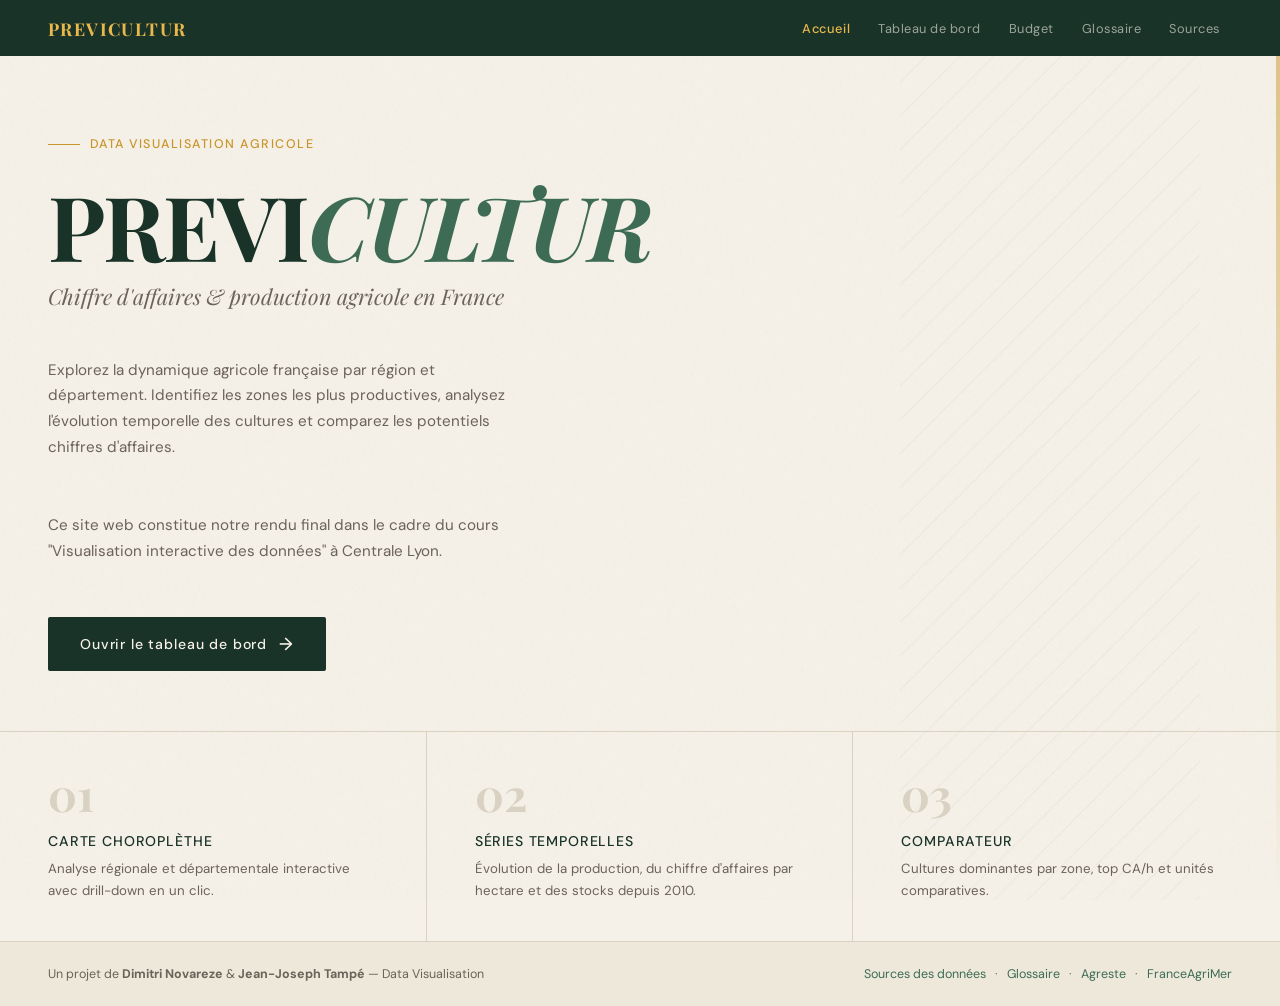
<file: index.html>
<!DOCTYPE html>
<html lang="fr">
<head>
    <meta charset="UTF-8">
    <meta name="viewport" content="width=device-width, initial-scale=1.0">
    <title>PREVICULTUR — Accueil</title>
    <link href="https://fonts.googleapis.com/css2?family=Playfair+Display:ital,wght@0,400;0,700;1,400&family=DM+Sans:wght@300;400;500&display=swap" rel="stylesheet">
    <link rel="stylesheet" href="base.css">
    <link rel="stylesheet" href="home.css">
</head>
<body>

    <nav>
        <a class="nav-brand" href="index.html">PREVICULTUR</a>
        <div class="nav-links">
            <a href="index.html" class="active">Accueil</a>
            <a href="dashboard.html">Tableau de bord</a>
            <a href="pac.html">Budget</a>
            <a href="glossaire.html">Glossaire</a>
            <a href="datasources.html">Sources</a>
        </div>
    </nav>

    <div class="deco-bar"></div>
    <svg class="field-lines" viewBox="0 0 300 800" preserveAspectRatio="xMidYMid slice" aria-hidden="true">
        <defs>
            <pattern id="lines" x="0" y="0" width="30" height="30" patternUnits="userSpaceOnUse">
                <line x1="0" y1="30" x2="30" y2="0" stroke="#1A3328" stroke-width="1"/>
            </pattern>
        </defs>
        <rect width="300" height="800" fill="url(#lines)"/>
    </svg>

    <div class="hero">
        <div class="hero-main">
            <span class="hero-eyebrow">Data Visualisation Agricole</span>
            <h1 class="hero-title">PREVI<em>CULTUR</em></h1>
            <p class="hero-subtitle">Chiffre d'affaires &amp; production agricole en France</p>
            <p class="hero-desc">
                Explorez la dynamique agricole française par région et département. Identifiez les zones les plus productives, analysez l'évolution temporelle des cultures et comparez les potentiels chiffres d'affaires.
            </p>
             <p class="hero-desc">
                Ce site web constitue notre rendu final dans le cadre du cours "Visualisation interactive des données" à Centrale Lyon. 
            </p>
            <a href="dashboard.html" class="btn-launch">Ouvrir le tableau de bord</a>
        </div>

        <div class="features-strip">
            <div class="feature-card">
                <div class="feature-number">01</div>
                <div class="feature-title">Carte Choroplèthe</div>
                <p class="feature-desc">Analyse régionale et départementale interactive avec drill-down en un clic.</p>
            </div>
            <div class="feature-card">
                <div class="feature-number">02</div>
                <div class="feature-title">Séries Temporelles</div>
                <p class="feature-desc">Évolution de la production, du chiffre d'affaires par hectare et des stocks depuis 2010.</p>
            </div>
            <div class="feature-card">
                <div class="feature-number">03</div>
                <div class="feature-title">Comparateur</div>
                <p class="feature-desc">Cultures dominantes par zone, top CA/h et unités comparatives.</p>
            </div>
        </div>
    </div>

    <footer class="splash-footer">
        <p>Un projet de <strong>Dimitri Novareze</strong> &amp; <strong>Jean-Joseph Tampé</strong> — Data Visualisation</p>
        <p>
            <a href="datasources.html">Sources des données</a>
            &ensp;·&ensp;
            <a href="glossaire.html">Glossaire</a>
            &ensp;·&ensp;
            <a href="https://agreste.agriculture.gouv.fr" target="_blank" rel="noopener">Agreste</a>
            &ensp;·&ensp;
            <a href="https://visionet.franceagrimer.fr" target="_blank" rel="noopener">FranceAgriMer</a>
        </p>
    </footer>

</body>
</html>
</file>
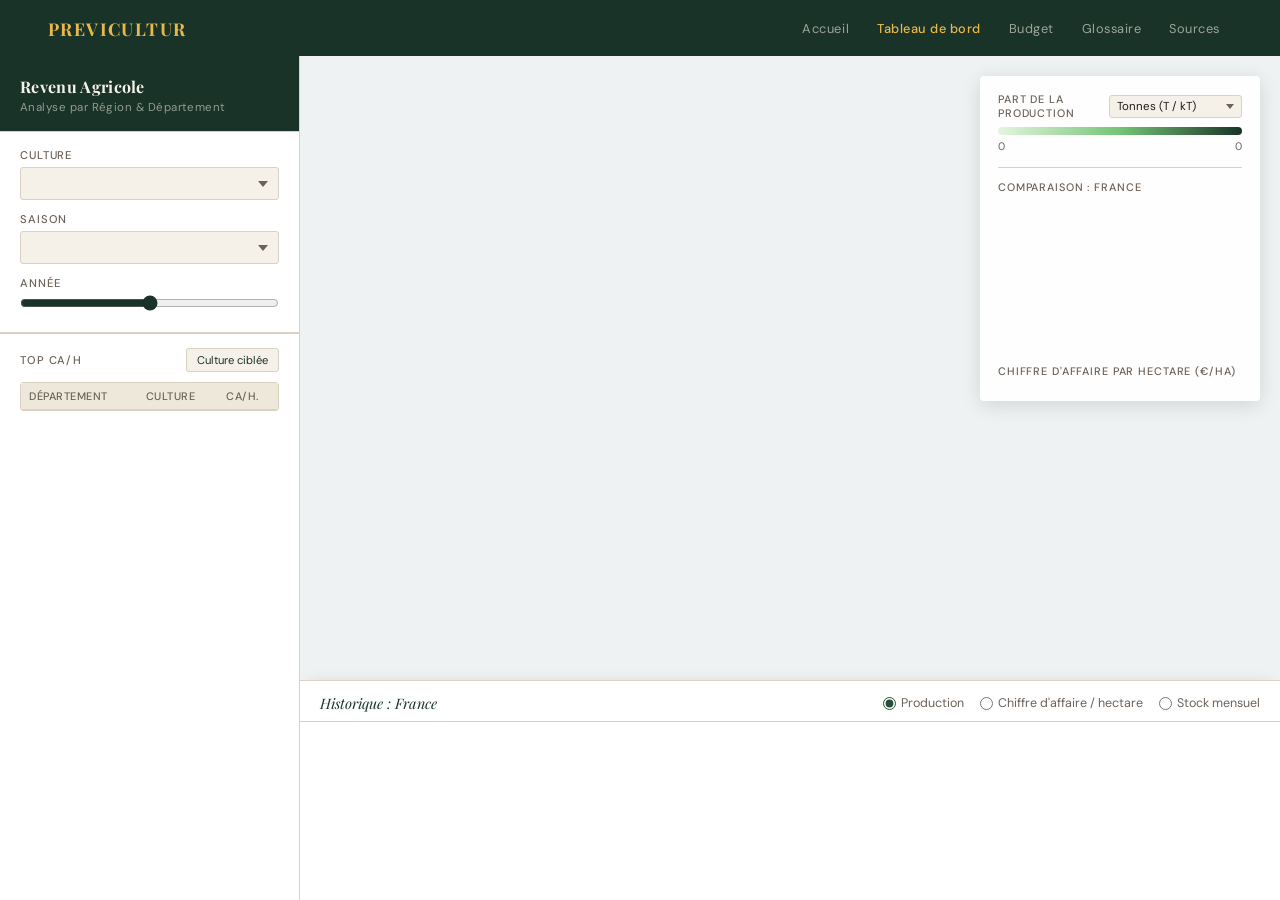
<file: dashboard.html>
<!DOCTYPE html>
<html lang="fr">
<head>
    <meta charset="UTF-8">
    <title>PREVICULTUR — Tableau de bord</title>
    <link href="https://fonts.googleapis.com/css2?family=Playfair+Display:ital,wght@0,400;0,700;1,400&family=DM+Sans:wght@300;400;500&display=swap" rel="stylesheet">
    <script src="https://d3js.org/d3.v7.min.js"></script>
    <link rel="stylesheet" href="base.css">
    <link rel="stylesheet" href="style.css">
</head>
<body>

    <nav>
        <a class="nav-brand" href="index.html">PREVICULTUR</a>
        <div class="nav-links">
            <a href="index.html">Accueil</a>
            <a href="dashboard.html" class="active">Tableau de bord</a>
            <a href="pac.html">Budget</a>
            <a href="glossaire.html">Glossaire</a>
            <a href="datasources.html">Sources</a>
        </div>
    </nav>

    <div class="app-body">

        <aside class="sidebar">
            <div class="sidebar-header">
                <h1>Revenu Agricole</h1>
                <p>Analyse par Région &amp; Département</p>
            </div>

            <div class="controls">
                <div class="control-group">
                    <label>Culture</label>
                    <select id="select-culture"></select>
                </div>
                <div class="control-group">
                    <label>Saison</label>
                    <select id="select-saison"></select>
                </div>
               <div class="control-group">
                    <label style="display: flex; justify-content: space-between; align-items: center;">
                        <span>Année</span>
                        <span id="display-annee" style="font-weight: bold; color:var(--forest)  ; font-size: 1.1rem;"></span>
                    </label>
                    <input type="range" id="slider-annee" style="width: 100%; cursor: pointer;">
                </div>
            </div>

            <div id="breadcrumb" class="hidden">
                <button id="btn-back">⬅ Vue Nationale</button>
                <div id="region-title">France Entière</div>
            </div>

            <div class="top-yields-container">
                <div class="top-yields-header">
                    <label>Top CA/h</label>
                    <button id="btn-table-filter" class="btn-small">Culture ciblée</button>
                </div>
                <div class="table-wrapper">
                    <table id="yield-table">
                        <thead>
                            <tr>
                                <th>Département</th>
                                <th>Culture</th>
                                <th>CA/h.</th>
                            </tr>
                        </thead>
                        <tbody></tbody>
                    </table>
                </div>
            </div>
        </aside>

        <main class="map-wrapper">
            <div id="map-container"></div>

            <!-- Légende flottante — haut droite -->
            <div class="legend-container">
                <div class="legend-block">
                    <div class="legend-prod-header">
                        <label>Part de la production</label>
                        <select id="select-unit">
                            <option value="tonnes">Tonnes (T / kT)</option>
                            <option value="eiffel">Tours Eiffel</option>
                            <option value="pyramid">Pyramides Khéops</option>
                        </select>
                    </div>
                    <div id="legend-color-gradient" class="legend-bar"></div>
                    <div class="legend-labels">
                        <span id="legend-prod-min">0</span>
                        <span id="legend-prod-max">0</span>
                    </div>
                </div>

                <div class="bar-chart-container">
                    <label id="bar-chart-title">Comparaison : France</label>
                    <div id="bar-chart"></div>
                </div>

                <div class="legend-block">
                    <label>Chiffre d'affaire par hectare (€/ha)</label>
                    <div id="legend-size-container"></div>
                </div>
            </div>

            <div id="chart-panel">
                <div class="chart-header">
                    <h3 id="chart-title">Historique : France</h3>
                    <div class="chart-toggles">
                        <label><input type="radio" name="metric" value="production" checked> Production</label>
                        <label><input type="radio" name="metric" value="rentabilite"> Chiffre d'affaire / hectare</label>
                        <label><input type="radio" name="metric" value="stock"> Stock mensuel</label>
                    </div>
                </div>
                <div id="line-chart"></div>
            </div>
        </main>
    </div>

    <div id="tooltip" class="tooltip hidden"></div>

    <script src="script.js"></script>
</body>
</html>
</file>
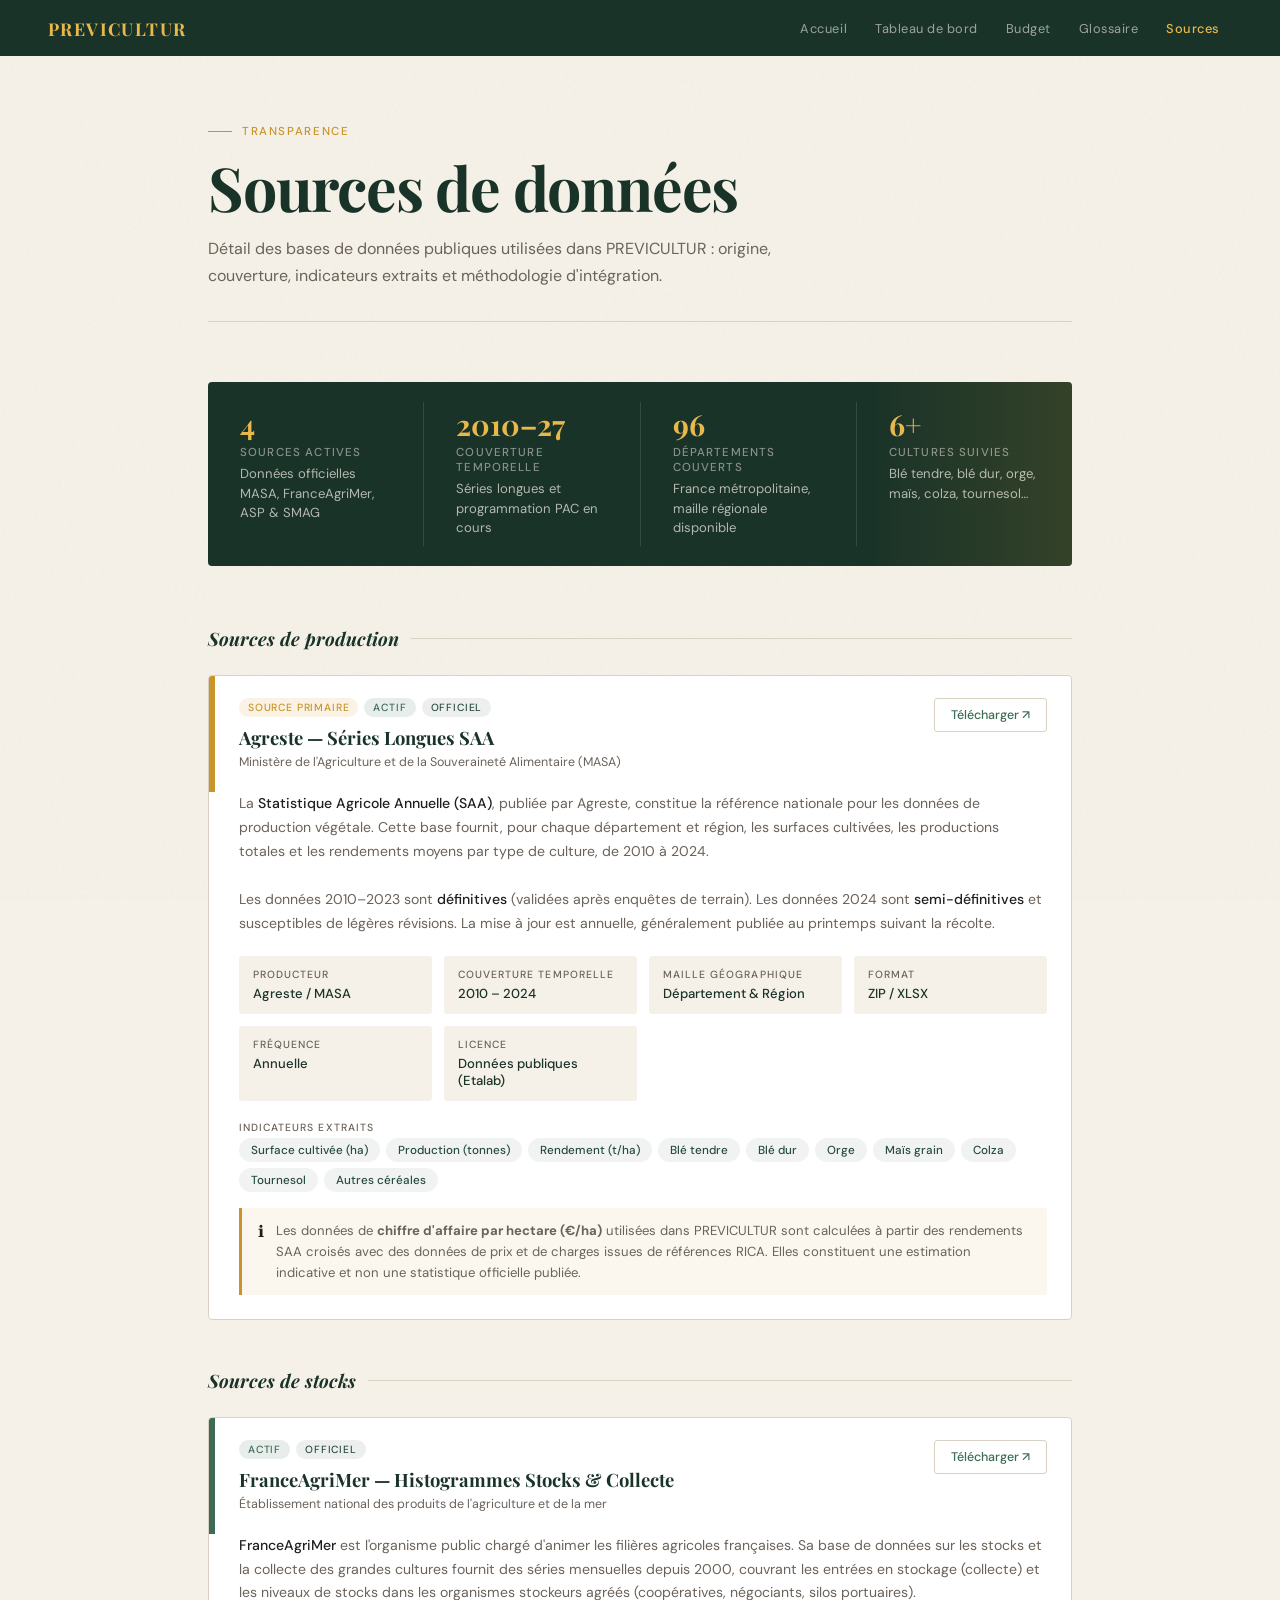
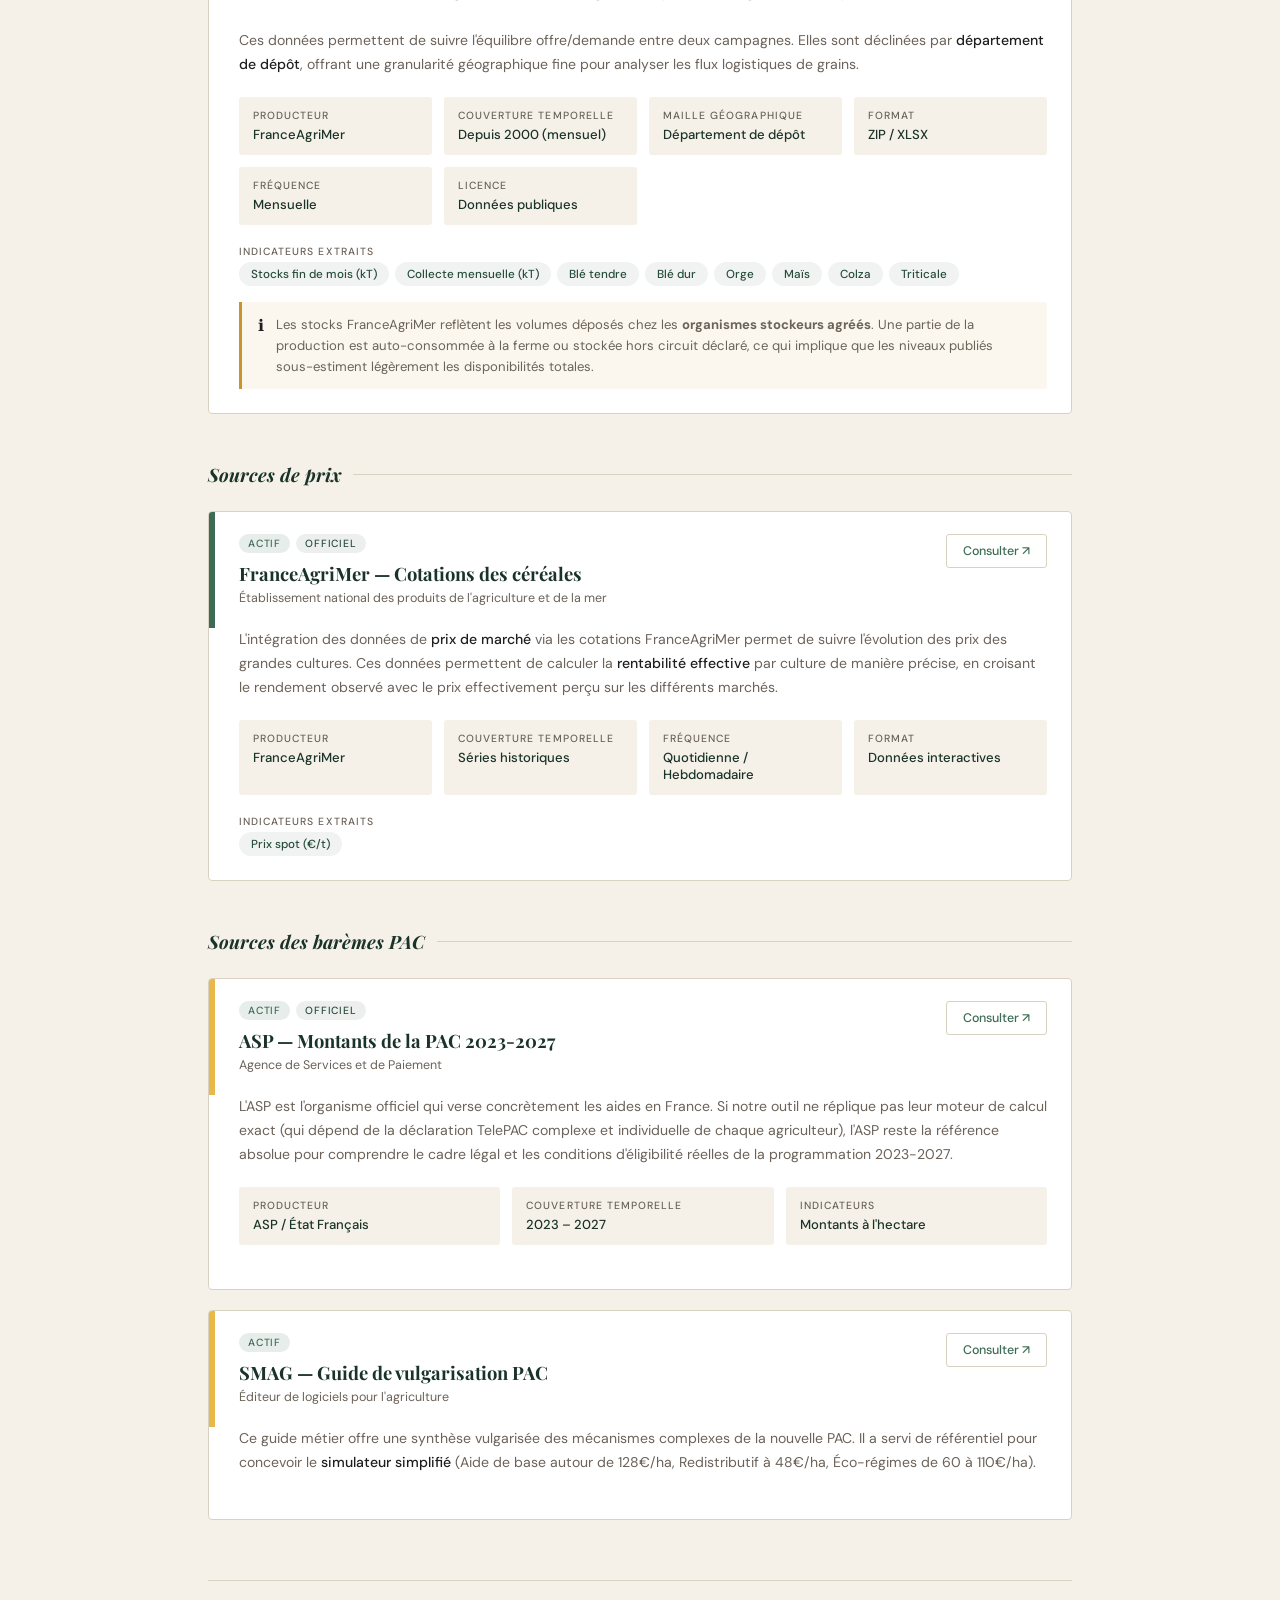
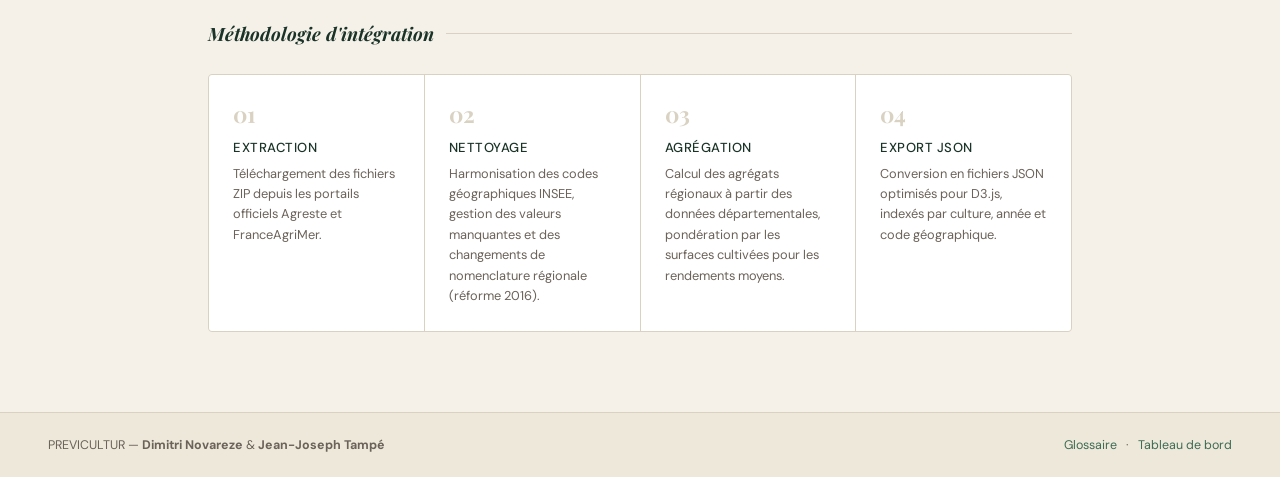
<file: datasources.html>
<!DOCTYPE html>
<html lang="fr">
<head>
    <meta charset="UTF-8">
    <meta name="viewport" content="width=device-width, initial-scale=1.0">
    <title>PREVICULTUR — Sources de données</title>
    <link href="https://fonts.googleapis.com/css2?family=Playfair+Display:ital,wght@0,400;0,700;1,400&family=DM+Sans:wght@300;400;500&display=swap" rel="stylesheet">
    <link rel="stylesheet" href="base.css">
    <link rel="stylesheet" href="datasources.css">
</head>
<body>

    <nav>
        <a class="nav-brand" href="index.html">PREVICULTUR</a>
        <div class="nav-links">
            <a href="index.html">Accueil</a>
            <a href="dashboard.html">Tableau de bord</a>
            <a href="pac.html">Budget</a>
            <a href="glossaire.html">Glossaire</a>
            <a href="datasources.html" class="active">Sources</a>
        </div>
    </nav>

    <div class="page">
        <div class="page-header">
            <span class="page-eyebrow">Transparence</span>
            <h1>Sources de données</h1>
            <p>Détail des bases de données publiques utilisées dans PREVICULTUR : origine, couverture, indicateurs extraits et méthodologie d'intégration.</p>
        </div>

        <div class="method-banner">
            <div class="method-item">
                <div class="method-num">4</div>
                <div class="method-label">Sources actives</div>
                <div class="method-desc">Données officielles MASA, FranceAgriMer, ASP & SMAG</div>
            </div>
            <div class="method-divider"></div>
            <div class="method-item">
                <div class="method-num">2010–27</div>
                <div class="method-label">Couverture temporelle</div>
                <div class="method-desc">Séries longues et programmation PAC en cours</div>
            </div>
            <div class="method-divider"></div>
            <div class="method-item">
                <div class="method-num">96</div>
                <div class="method-label">Départements couverts</div>
                <div class="method-desc">France métropolitaine, maille régionale disponible</div>
            </div>
            <div class="method-divider"></div>
            <div class="method-item">
                <div class="method-num">6+</div>
                <div class="method-label">Cultures suivies</div>
                <div class="method-desc">Blé tendre, blé dur, orge, maïs, colza, tournesol…</div>
            </div>
        </div>

        <div class="sources-section">
            <div class="section-heading">Sources de production</div>

            <div class="source-card primary">
                <div class="source-card-header">
                    <div class="source-color-bar"></div>
                    <div class="source-header-content">
                        <div class="source-title-area">
                            <div class="source-badges">
                                <span class="badge badge-primary">Source primaire</span>
                                <span class="badge badge-active">Actif</span>
                                <span class="badge badge-official">Officiel</span>
                            </div>
                            <div class="source-name">Agreste — Séries Longues SAA</div>
                            <div class="source-org">Ministère de l'Agriculture et de la Souveraineté Alimentaire (MASA)</div>
                        </div>
                        <a href="https://agreste.agriculture.gouv.fr/agreste-web/download/publication/publie/SAA-SeriesLongues/SAA_2010-2024-d%C3%A9finitives_donnees-DepartementalesetRegionales.zip"
                           class="source-link" target="_blank" rel="noopener">Télécharger ↗</a>
                    </div>
                </div>
                <div class="source-body">
                    <p class="source-desc">
                        La <strong>Statistique Agricole Annuelle (SAA)</strong>, publiée par Agreste, constitue la référence nationale pour les données de production végétale. Cette base fournit, pour chaque département et région, les surfaces cultivées, les productions totales et les rendements moyens par type de culture, de 2010 à 2024.
                        <br><br>
                        Les données 2010–2023 sont <strong>définitives</strong> (validées après enquêtes de terrain). Les données 2024 sont <strong>semi-définitives</strong> et susceptibles de légères révisions. La mise à jour est annuelle, généralement publiée au printemps suivant la récolte.
                    </p>
                    <div class="meta-grid">
                        <div class="meta-item">
                            <div class="meta-label">Producteur</div>
                            <div class="meta-value">Agreste / MASA</div>
                        </div>
                        <div class="meta-item">
                            <div class="meta-label">Couverture temporelle</div>
                            <div class="meta-value">2010 – 2024</div>
                        </div>
                        <div class="meta-item">
                            <div class="meta-label">Maille géographique</div>
                            <div class="meta-value">Département &amp; Région</div>
                        </div>
                        <div class="meta-item">
                            <div class="meta-label">Format</div>
                            <div class="meta-value">ZIP / XLSX</div>
                        </div>
                        <div class="meta-item">
                            <div class="meta-label">Fréquence</div>
                            <div class="meta-value">Annuelle</div>
                        </div>
                        <div class="meta-item">
                            <div class="meta-label">Licence</div>
                            <div class="meta-value">Données publiques (Etalab)</div>
                        </div>
                    </div>
                    <div class="meta-label">Indicateurs extraits</div>
                    <div class="indicators-list">
                        <span class="indicator-chip">Surface cultivée (ha)</span>
                        <span class="indicator-chip">Production (tonnes)</span>
                        <span class="indicator-chip">Rendement (t/ha)</span>
                        <span class="indicator-chip">Blé tendre</span>
                        <span class="indicator-chip">Blé dur</span>
                        <span class="indicator-chip">Orge</span>
                        <span class="indicator-chip">Maïs grain</span>
                        <span class="indicator-chip">Colza</span>
                        <span class="indicator-chip">Tournesol</span>
                        <span class="indicator-chip">Autres céréales</span>
                    </div>
                    <div class="field-note">
                        <span class="field-note-icon">ℹ</span>
                        <p>Les données de <strong>chiffre d'affaire par hectare (€/ha)</strong> utilisées dans PREVICULTUR sont calculées à partir des rendements SAA croisés avec des données de prix et de charges issues de références RICA. Elles constituent une estimation indicative et non une statistique officielle publiée.</p>
                    </div>
                </div>
            </div>
        </div>

        <div class="sources-section">
            <div class="section-heading">Sources de stocks</div>

            <div class="source-card">
                <div class="source-card-header">
                    <div class="source-color-bar"></div>
                    <div class="source-header-content">
                        <div class="source-title-area">
                            <div class="source-badges">
                                <span class="badge badge-active">Actif</span>
                                <span class="badge badge-official">Officiel</span>
                            </div>
                            <div class="source-name">FranceAgriMer — Histogrammes Stocks &amp; Collecte</div>
                            <div class="source-org">Établissement national des produits de l'agriculture et de la mer</div>
                        </div>
                        <a href="https://visionet.franceagrimer.fr/Pages/OpenDocument.aspx?fileurl=SeriesChronologiques%2fproductions%20vegetales%2fgrandes%20cultures%2fcollecte%2cstocks%2cd%c3%a9p%c3%b4ts%2fSCR-GRC-histDEP_collecte_stock_depuis_2000-C25.zip&telechargersanscomptage=oui"
                           class="source-link" target="_blank" rel="noopener">Télécharger ↗</a>
                    </div>
                </div>
                <div class="source-body">
                    <p class="source-desc">
                        <strong>FranceAgriMer</strong> est l'organisme public chargé d'animer les filières agricoles françaises. Sa base de données sur les stocks et la collecte des grandes cultures fournit des séries mensuelles depuis 2000, couvrant les entrées en stockage (collecte) et les niveaux de stocks dans les organismes stockeurs agréés (coopératives, négociants, silos portuaires).
                        <br><br>
                        Ces données permettent de suivre l'équilibre offre/demande entre deux campagnes. Elles sont déclinées par <strong>département de dépôt</strong>, offrant une granularité géographique fine pour analyser les flux logistiques de grains.
                    </p>
                    <div class="meta-grid">
                        <div class="meta-item">
                            <div class="meta-label">Producteur</div>
                            <div class="meta-value">FranceAgriMer</div>
                        </div>
                        <div class="meta-item">
                            <div class="meta-label">Couverture temporelle</div>
                            <div class="meta-value">Depuis 2000 (mensuel)</div>
                        </div>
                        <div class="meta-item">
                            <div class="meta-label">Maille géographique</div>
                            <div class="meta-value">Département de dépôt</div>
                        </div>
                        <div class="meta-item">
                            <div class="meta-label">Format</div>
                            <div class="meta-value">ZIP / XLSX</div>
                        </div>
                        <div class="meta-item">
                            <div class="meta-label">Fréquence</div>
                            <div class="meta-value">Mensuelle</div>
                        </div>
                        <div class="meta-item">
                            <div class="meta-label">Licence</div>
                            <div class="meta-value">Données publiques</div>
                        </div>
                    </div>
                    <div class="meta-label">Indicateurs extraits</div>
                    <div class="indicators-list">
                        <span class="indicator-chip">Stocks fin de mois (kT)</span>
                        <span class="indicator-chip">Collecte mensuelle (kT)</span>
                        <span class="indicator-chip">Blé tendre</span>
                        <span class="indicator-chip">Blé dur</span>
                        <span class="indicator-chip">Orge</span>
                        <span class="indicator-chip">Maïs</span>
                        <span class="indicator-chip">Colza</span>
                        <span class="indicator-chip">Triticale</span>
                    </div>
                    <div class="field-note">
                        <span class="field-note-icon">ℹ</span>
                        <p>Les stocks FranceAgriMer reflètent les volumes déposés chez les <strong>organismes stockeurs agréés</strong>. Une partie de la production est auto-consommée à la ferme ou stockée hors circuit déclaré, ce qui implique que les niveaux publiés sous-estiment légèrement les disponibilités totales.</p>
                    </div>
                </div>
            </div>
        </div>

        <div class="sources-section">
            <div class="section-heading">Sources de prix</div>

            <div class="source-card">
                <div class="source-card-header">
                    <div class="source-color-bar"></div>
                    <div class="source-header-content">
                        <div class="source-title-area">
                            <div class="source-badges">
                                <span class="badge badge-active">Actif</span>
                                <span class="badge badge-official">Officiel</span>
                            </div>
                            <div class="source-name">FranceAgriMer — Cotations des céréales</div>
                            <div class="source-org">Établissement national des produits de l'agriculture et de la mer</div>
                        </div>
                        <a href="https://visionet.franceagrimer.fr/Pages/SeriesChronologiques.aspx?menuurl=SeriesChronologiques/productions%20vegetales/grandes%20cultures/cotations"
                           class="source-link" target="_blank" rel="noopener">Consulter ↗</a>
                    </div>
                </div>
                <div class="source-body">
                    <p class="source-desc">
                        L'intégration des données de <strong>prix de marché</strong> via les cotations FranceAgriMer permet de suivre l'évolution des prix des grandes cultures. Ces données permettent de calculer la <strong>rentabilité effective</strong> par culture de manière précise, en croisant le rendement observé avec le prix effectivement perçu sur les différents marchés.
                    </p>
                    <div class="meta-grid">
                        <div class="meta-item">
                            <div class="meta-label">Producteur</div>
                            <div class="meta-value">FranceAgriMer</div>
                        </div>
                        <div class="meta-item">
                            <div class="meta-label">Couverture temporelle</div>
                            <div class="meta-value">Séries historiques</div>
                        </div>
                        <div class="meta-item">
                            <div class="meta-label">Fréquence</div>
                            <div class="meta-value">Quotidienne / Hebdomadaire</div>
                        </div>
                        <div class="meta-item">
                            <div class="meta-label">Format</div>
                            <div class="meta-value">Données interactives</div>
                        </div>
                    </div>
                    <div class="meta-label">Indicateurs extraits</div>
                    <div class="indicators-list">
                        <span class="indicator-chip">Prix spot (€/t)</span>
                    </div>
                </div>
            </div>
        </div>

        <div class="sources-section">
            <div class="section-heading">Sources des barèmes PAC</div>

            <div class="source-card">
                <div class="source-card-header">
                    <div class="source-color-bar" style="background-color: #E8B84B;"></div>
                    <div class="source-header-content">
                        <div class="source-title-area">
                            <div class="source-badges">
                                <span class="badge badge-active">Actif</span>
                                <span class="badge badge-official">Officiel</span>
                            </div>
                            <div class="source-name">ASP — Montants de la PAC 2023-2027</div>
                            <div class="source-org">Agence de Services et de Paiement</div>
                        </div>
                        <a href="https://www.asp.gouv.fr/aides/aides-de-la-politique-agricole-commune-pac"
                           class="source-link" target="_blank" rel="noopener">Consulter ↗</a>
                    </div>
                </div>
                <div class="source-body">
                    <p class="source-desc">
                   L'ASP est l'organisme officiel qui verse concrètement les aides en France. Si notre outil ne réplique pas leur moteur de calcul exact (qui dépend de la déclaration TelePAC complexe et individuelle de chaque agriculteur), l'ASP reste la référence absolue pour comprendre le cadre légal et les conditions d'éligibilité réelles de la programmation 2023-2027.
                </p>
                    <div class="meta-grid">
                        <div class="meta-item">
                            <div class="meta-label">Producteur</div>
                            <div class="meta-value">ASP / État Français</div>
                        </div>
                        <div class="meta-item">
                            <div class="meta-label">Couverture temporelle</div>
                            <div class="meta-value">2023 – 2027</div>
                        </div>
                        <div class="meta-item">
                            <div class="meta-label">Indicateurs</div>
                            <div class="meta-value">Montants à l'hectare</div>
                        </div>
                    </div>
                </div>
            </div>

            <div class="source-card">
                <div class="source-card-header">
                    <div class="source-color-bar" style="background-color: #E8B84B;"></div>
                    <div class="source-header-content">
                        <div class="source-title-area">
                            <div class="source-badges">
                                <span class="badge badge-active">Actif</span>
                            </div>
                            <div class="source-name">SMAG — Guide de vulgarisation PAC</div>
                            <div class="source-org">Éditeur de logiciels pour l'agriculture</div>
                        </div>
                        <a href="https://smag.tech/blog/guide-pac-2023-2027/"
                           class="source-link" target="_blank" rel="noopener">Consulter ↗</a>
                    </div>
                </div>
                <div class="source-body">
                    <p class="source-desc">
                        Ce guide métier offre une synthèse vulgarisée des mécanismes complexes de la nouvelle PAC. Il a servi de référentiel pour concevoir le <strong>simulateur simplifié</strong> (Aide de base autour de 128€/ha, Redistributif à 48€/ha, Éco-régimes de 60 à 110€/ha).
                    </p>
                </div>
            </div>
        </div>
        <div class="method-section">
            <div class="section-heading">Méthodologie d'intégration</div>
            <div class="method-steps">
                <div class="method-step">
                    <div class="step-num">01</div>
                    <div class="step-title">Extraction</div>
                    <p class="step-desc">Téléchargement des fichiers ZIP depuis les portails officiels Agreste et FranceAgriMer.</p>
                </div>
                <div class="method-step">
                    <div class="step-num">02</div>
                    <div class="step-title">Nettoyage</div>
                    <p class="step-desc">Harmonisation des codes géographiques INSEE, gestion des valeurs manquantes et des changements de nomenclature régionale (réforme 2016).</p>
                </div>
                <div class="method-step">
                    <div class="step-num">03</div>
                    <div class="step-title">Agrégation</div>
                    <p class="step-desc">Calcul des agrégats régionaux à partir des données départementales, pondération par les surfaces cultivées pour les rendements moyens.</p>
                </div>
                <div class="method-step">
                    <div class="step-num">04</div>
                    <div class="step-title">Export JSON</div>
                    <p class="step-desc">Conversion en fichiers JSON optimisés pour D3.js, indexés par culture, année et code géographique.</p>
                </div>
            </div>
        </div>
    </div>

    <footer>
        <p>PREVICULTUR — <strong>Dimitri Novareze</strong> &amp; <strong>Jean-Joseph Tampé</strong></p>
        <p>
            <a href="glossaire.html">Glossaire</a>
            &ensp;·&ensp;
            <a href="dashboard.html">Tableau de bord</a>
        </p>
    </footer>

</body>
</html>
</file>
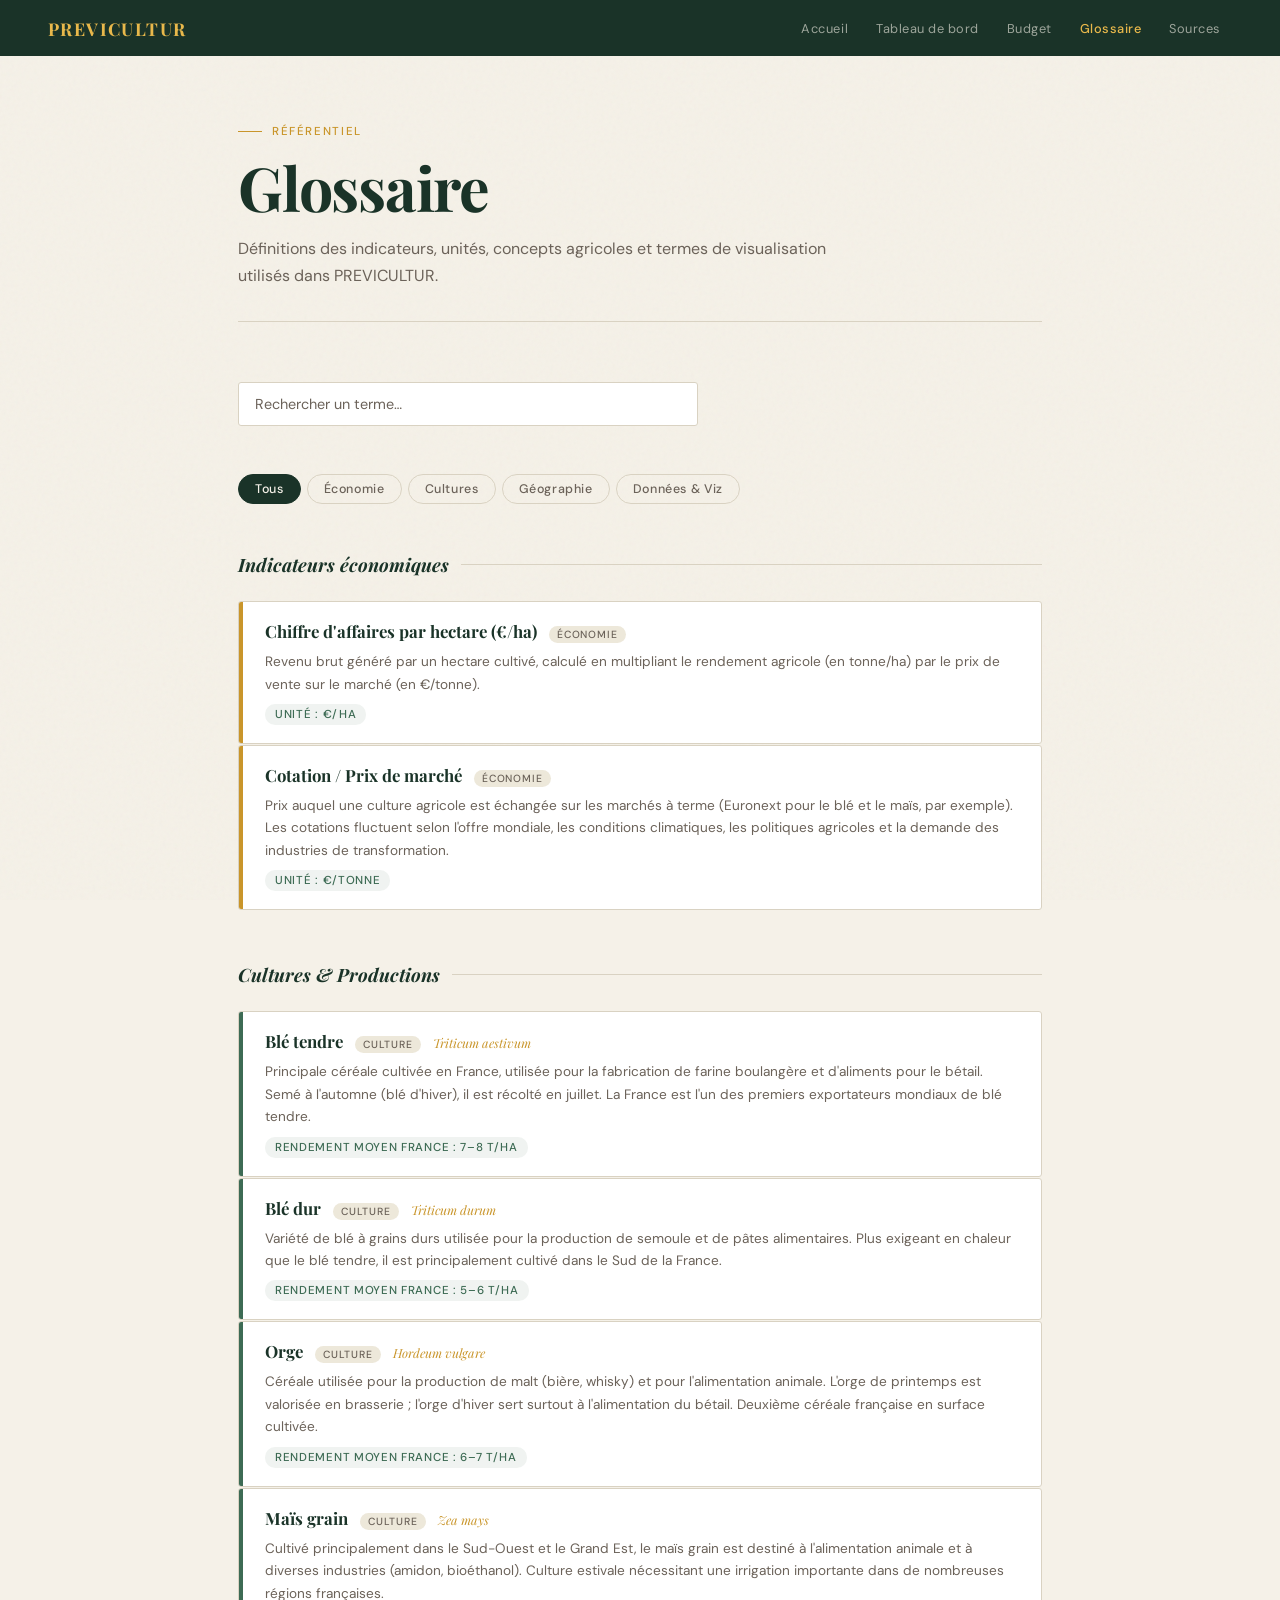
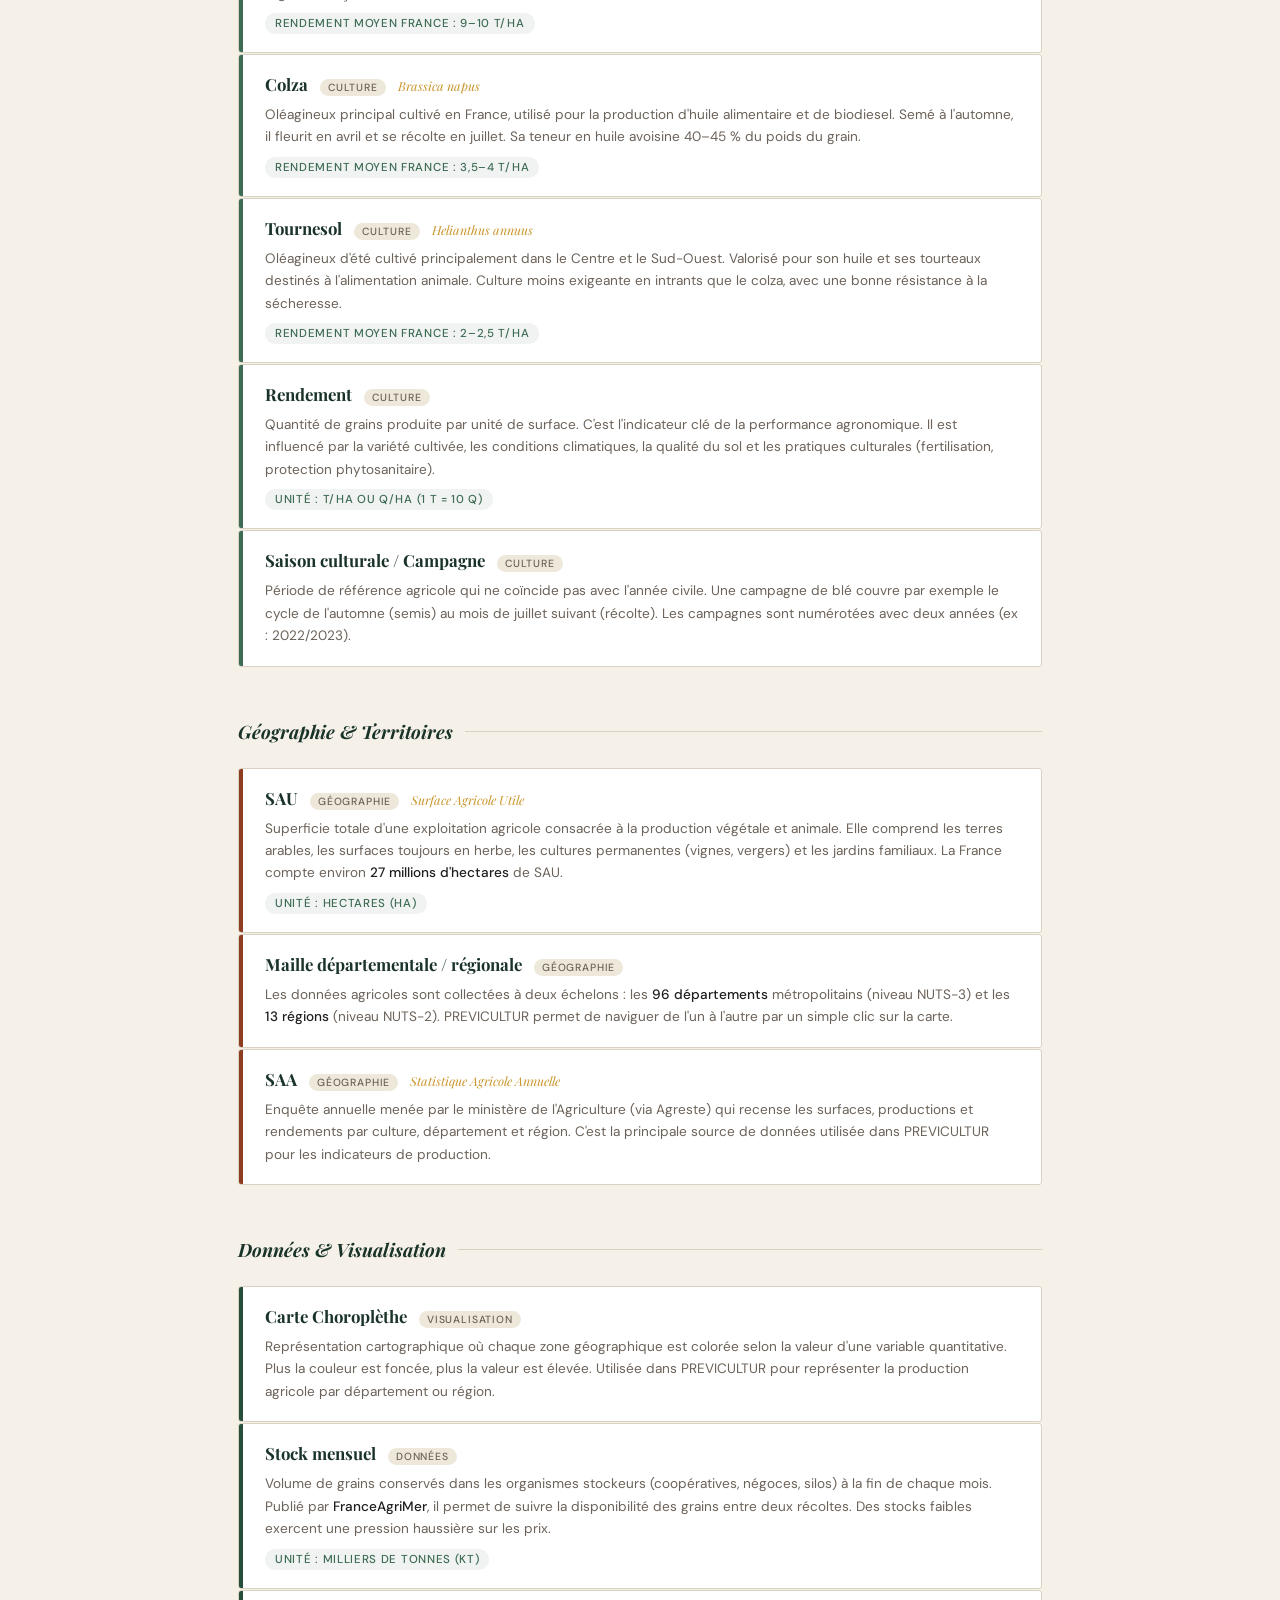
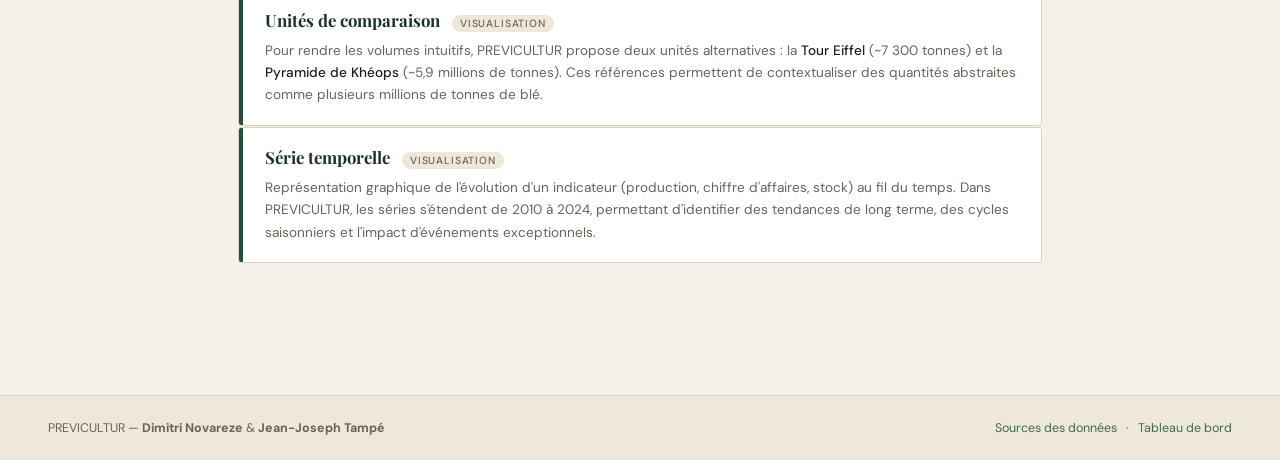
<file: glossaire.html>
<!DOCTYPE html>
<html lang="fr">
<head>
    <meta charset="UTF-8">
    <meta name="viewport" content="width=device-width, initial-scale=1.0">
    <title>PREVICULTUR — Glossaire</title>
    <link href="https://fonts.googleapis.com/css2?family=Playfair+Display:ital,wght@0,400;0,700;1,400&family=DM+Sans:wght@300;400;500&display=swap" rel="stylesheet">
    <link rel="stylesheet" href="base.css">
    <link rel="stylesheet" href="glossaire.css">
</head>
<body>

    <nav>
        <a class="nav-brand" href="index.html">PREVICULTUR</a>
        <div class="nav-links">
            <a href="index.html">Accueil</a>
            <a href="dashboard.html">Tableau de bord</a>
            <a href="pac.html">Budget</a>
            <a href="glossaire.html" class="active">Glossaire</a>
            <a href="datasources.html">Sources</a>
        </div>
    </nav>

    <div class="page">
        <div class="page-header">
            <span class="page-eyebrow">Référentiel</span>
            <h1>Glossaire</h1>
            <p>Définitions des indicateurs, unités, concepts agricoles et termes de visualisation utilisés dans PREVICULTUR.</p>
        </div>

        <div class="search-wrap">
            <input class="search-input" type="text" id="search" placeholder="Rechercher un terme…">
        </div>

        <div class="tabs">
            <button class="tab active" data-cat="all">Tous</button>
            <button class="tab" data-cat="economie">Économie</button>
            <button class="tab" data-cat="culture">Cultures</button>
            <button class="tab" data-cat="geographie">Géographie</button>
            <button class="tab" data-cat="donnees">Données &amp; Viz</button>
        </div>

        <div class="terms-section" id="section-economie">
            <div class="section-heading">Indicateurs économiques</div>

            <div class="term-card cat-economie" data-cat="economie" data-term="rentabilité">
                <div class="term-accent"></div>
                <div class="term-body">
                    <div class="term-header">
                        <span class="term-name">Chiffre d'affaires par hectare (€/ha)</span>
                        <span class="term-tag">Économie</span>
                    </div>
                    <p class="term-def">Revenu brut généré par un hectare cultivé, calculé en multipliant le rendement agricole (en tonne/ha) par le prix de vente sur le marché (en €/tonne). </p>
                    <span class="term-unit">Unité : €/ha</span>
                </div>
            </div>

            <div class="term-card cat-economie" data-cat="economie" data-term="cotation prix">
                <div class="term-accent"></div>
                <div class="term-body">
                    <div class="term-header">
                        <span class="term-name">Cotation / Prix de marché</span>
                        <span class="term-tag">Économie</span>
                    </div>
                    <p class="term-def">Prix auquel une culture agricole est échangée sur les marchés à terme (Euronext pour le blé et le maïs, par exemple). Les cotations fluctuent selon l'offre mondiale, les conditions climatiques, les politiques agricoles et la demande des industries de transformation.</p>
                    <span class="term-unit">Unité : €/tonne</span>
                </div>
            </div>

        </div>

        <div class="terms-section" id="section-culture">
            <div class="section-heading">Cultures &amp; Productions</div>

            <div class="term-card cat-culture" data-cat="culture" data-term="blé tendre froment">
                <div class="term-accent"></div>
                <div class="term-body">
                    <div class="term-header">
                        <span class="term-name">Blé tendre</span>
                        <span class="term-tag">Culture</span>
                        <span class="term-abbrev">Triticum aestivum</span>
                    </div>
                    <p class="term-def">Principale céréale cultivée en France, utilisée pour la fabrication de farine boulangère et d'aliments pour le bétail. Semé à l'automne (blé d'hiver), il est récolté en juillet. La France est l'un des premiers exportateurs mondiaux de blé tendre.</p>
                    <span class="term-unit">Rendement moyen France : 7–8 t/ha</span>
                </div>
            </div>

            <div class="term-card cat-culture" data-cat="culture" data-term="blé dur semoule pasta">
                <div class="term-accent"></div>
                <div class="term-body">
                    <div class="term-header">
                        <span class="term-name">Blé dur</span>
                        <span class="term-tag">Culture</span>
                        <span class="term-abbrev">Triticum durum</span>
                    </div>
                    <p class="term-def">Variété de blé à grains durs utilisée pour la production de semoule et de pâtes alimentaires. Plus exigeant en chaleur que le blé tendre, il est principalement cultivé dans le Sud de la France.</p>
                    <span class="term-unit">Rendement moyen France : 5–6 t/ha</span>
                </div>
            </div>

            <div class="term-card cat-culture" data-cat="culture" data-term="orge bière fourrage">
                <div class="term-accent"></div>
                <div class="term-body">
                    <div class="term-header">
                        <span class="term-name">Orge</span>
                        <span class="term-tag">Culture</span>
                        <span class="term-abbrev">Hordeum vulgare</span>
                    </div>
                    <p class="term-def">Céréale utilisée pour la production de malt (bière, whisky) et pour l'alimentation animale. L'orge de printemps est valorisée en brasserie ; l'orge d'hiver sert surtout à l'alimentation du bétail. Deuxième céréale française en surface cultivée.</p>
                    <span class="term-unit">Rendement moyen France : 6–7 t/ha</span>
                </div>
            </div>

            <div class="term-card cat-culture" data-cat="culture" data-term="maïs grain ensilage">
                <div class="term-accent"></div>
                <div class="term-body">
                    <div class="term-header">
                        <span class="term-name">Maïs grain</span>
                        <span class="term-tag">Culture</span>
                        <span class="term-abbrev">Zea mays</span>
                    </div>
                    <p class="term-def">Cultivé principalement dans le Sud-Ouest et le Grand Est, le maïs grain est destiné à l'alimentation animale et à diverses industries (amidon, bioéthanol). Culture estivale nécessitant une irrigation importante dans de nombreuses régions françaises.</p>
                    <span class="term-unit">Rendement moyen France : 9–10 t/ha</span>
                </div>
            </div>

            <div class="term-card cat-culture" data-cat="culture" data-term="colza huile biodiesel">
                <div class="term-accent"></div>
                <div class="term-body">
                    <div class="term-header">
                        <span class="term-name">Colza</span>
                        <span class="term-tag">Culture</span>
                        <span class="term-abbrev">Brassica napus</span>
                    </div>
                    <p class="term-def">Oléagineux principal cultivé en France, utilisé pour la production d'huile alimentaire et de biodiesel. Semé à l'automne, il fleurit en avril et se récolte en juillet. Sa teneur en huile avoisine 40–45 % du poids du grain.</p>
                    <span class="term-unit">Rendement moyen France : 3,5–4 t/ha</span>
                </div>
            </div>

            <div class="term-card cat-culture" data-cat="culture" data-term="tournesol huile soleil">
                <div class="term-accent"></div>
                <div class="term-body">
                    <div class="term-header">
                        <span class="term-name">Tournesol</span>
                        <span class="term-tag">Culture</span>
                        <span class="term-abbrev">Helianthus annuus</span>
                    </div>
                    <p class="term-def">Oléagineux d'été cultivé principalement dans le Centre et le Sud-Ouest. Valorisé pour son huile et ses tourteaux destinés à l'alimentation animale. Culture moins exigeante en intrants que le colza, avec une bonne résistance à la sécheresse.</p>
                    <span class="term-unit">Rendement moyen France : 2–2,5 t/ha</span>
                </div>
            </div>

            <div class="term-card cat-culture" data-cat="culture" data-term="rendement quintaux tonne hectare">
                <div class="term-accent"></div>
                <div class="term-body">
                    <div class="term-header">
                        <span class="term-name">Rendement</span>
                        <span class="term-tag">Culture</span>
                    </div>
                    <p class="term-def">Quantité de grains produite par unité de surface. C'est l'indicateur clé de la performance agronomique. Il est influencé par la variété cultivée, les conditions climatiques, la qualité du sol et les pratiques culturales (fertilisation, protection phytosanitaire).</p>
                    <span class="term-unit">Unité : t/ha ou q/ha (1 t = 10 q)</span>
                </div>
            </div>

            <div class="term-card cat-culture" data-cat="culture" data-term="saison culturale agricole campagne">
                <div class="term-accent"></div>
                <div class="term-body">
                    <div class="term-header">
                        <span class="term-name">Saison culturale / Campagne</span>
                        <span class="term-tag">Culture</span>
                    </div>
                    <p class="term-def">Période de référence agricole qui ne coïncide pas avec l'année civile. Une campagne de blé couvre par exemple le cycle de l'automne (semis) au mois de juillet suivant (récolte). Les campagnes sont numérotées avec deux années (ex : 2022/2023).</p>
                </div>
            </div>
        </div>

        <div class="terms-section" id="section-geographie">
            <div class="section-heading">Géographie &amp; Territoires</div>

            <div class="term-card cat-geographie" data-cat="geographie" data-term="SAU surface agricole utile">
                <div class="term-accent"></div>
                <div class="term-body">
                    <div class="term-header">
                        <span class="term-name">SAU</span>
                        <span class="term-tag">Géographie</span>
                        <span class="term-abbrev">Surface Agricole Utile</span>
                    </div>
                    <p class="term-def">Superficie totale d'une exploitation agricole consacrée à la production végétale et animale. Elle comprend les terres arables, les surfaces toujours en herbe, les cultures permanentes (vignes, vergers) et les jardins familiaux. La France compte environ <strong>27 millions d'hectares</strong> de SAU.</p>
                    <span class="term-unit">Unité : hectares (ha)</span>
                </div>
            </div>

            <div class="term-card cat-geographie" data-cat="geographie" data-term="département région NUTS">
                <div class="term-accent"></div>
                <div class="term-body">
                    <div class="term-header">
                        <span class="term-name">Maille départementale / régionale</span>
                        <span class="term-tag">Géographie</span>
                    </div>
                    <p class="term-def">Les données agricoles sont collectées à deux échelons : les <strong>96 départements</strong> métropolitains (niveau NUTS-3) et les <strong>13 régions</strong> (niveau NUTS-2). PREVICULTUR permet de naviguer de l'un à l'autre par un simple clic sur la carte.</p>
                </div>
            </div>

            <div class="term-card cat-geographie" data-cat="geographie" data-term="SAA statistique agricole annuelle">
                <div class="term-accent"></div>
                <div class="term-body">
                    <div class="term-header">
                        <span class="term-name">SAA</span>
                        <span class="term-tag">Géographie</span>
                        <span class="term-abbrev">Statistique Agricole Annuelle</span>
                    </div>
                    <p class="term-def">Enquête annuelle menée par le ministère de l'Agriculture (via Agreste) qui recense les surfaces, productions et rendements par culture, département et région. C'est la principale source de données utilisée dans PREVICULTUR pour les indicateurs de production.</p>
                </div>
            </div>
        </div>

        <div class="terms-section" id="section-donnees">
            <div class="section-heading">Données &amp; Visualisation</div>

            <div class="term-card cat-donnees" data-cat="donnees" data-term="carte choroplèthe couleur">
                <div class="term-accent"></div>
                <div class="term-body">
                    <div class="term-header">
                        <span class="term-name">Carte Choroplèthe</span>
                        <span class="term-tag">Visualisation</span>
                    </div>
                    <p class="term-def">Représentation cartographique où chaque zone géographique est colorée selon la valeur d'une variable quantitative. Plus la couleur est foncée, plus la valeur est élevée. Utilisée dans PREVICULTUR pour représenter la production agricole par département ou région.</p>
                </div>
            </div>

            <div class="term-card cat-donnees" data-cat="donnees" data-term="stock mensuel collecte dépôt">
                <div class="term-accent"></div>
                <div class="term-body">
                    <div class="term-header">
                        <span class="term-name">Stock mensuel</span>
                        <span class="term-tag">Données</span>
                    </div>
                    <p class="term-def">Volume de grains conservés dans les organismes stockeurs (coopératives, négoces, silos) à la fin de chaque mois. Publié par <strong>FranceAgriMer</strong>, il permet de suivre la disponibilité des grains entre deux récoltes. Des stocks faibles exercent une pression haussière sur les prix.</p>
                    <span class="term-unit">Unité : milliers de tonnes (kT)</span>
                </div>
            </div>

            <div class="term-card cat-donnees" data-cat="donnees" data-term="tour eiffel pyramide unité comparaison">
                <div class="term-accent"></div>
                <div class="term-body">
                    <div class="term-header">
                        <span class="term-name">Unités de comparaison</span>
                        <span class="term-tag">Visualisation</span>
                    </div>
                    <p class="term-def">Pour rendre les volumes intuitifs, PREVICULTUR propose deux unités alternatives : la <strong>Tour Eiffel</strong> (~7 300 tonnes) et la <strong>Pyramide de Khéops</strong> (~5,9 millions de tonnes). Ces références permettent de contextualiser des quantités abstraites comme plusieurs millions de tonnes de blé.</p>
                </div>
            </div>

            <div class="term-card cat-donnees" data-cat="donnees" data-term="série temporelle historique tendance">
                <div class="term-accent"></div>
                <div class="term-body">
                    <div class="term-header">
                        <span class="term-name">Série temporelle</span>
                        <span class="term-tag">Visualisation</span>
                    </div>
                    <p class="term-def">Représentation graphique de l'évolution d'un indicateur (production, chiffre d'affaires, stock) au fil du temps. Dans PREVICULTUR, les séries s'étendent de 2010 à 2024, permettant d'identifier des tendances de long terme, des cycles saisonniers et l'impact d'événements exceptionnels.</p>
                </div>
            </div>
        </div>
    </div>

    <footer>
        <p>PREVICULTUR — <strong>Dimitri Novareze</strong> &amp; <strong>Jean-Joseph Tampé</strong></p>
        <p>
            <a href="datasources.html">Sources des données</a>
            &ensp;·&ensp;
            <a href="dashboard.html">Tableau de bord</a>
        </p>
    </footer>

    <script>
        const searchInput = document.getElementById('search');
        searchInput.addEventListener('input', filterTerms);

        document.querySelectorAll('.tab').forEach(tab => {
            tab.addEventListener('click', () => {
                document.querySelectorAll('.tab').forEach(t => t.classList.remove('active'));
                tab.classList.add('active');
                filterTerms();
            });
        });

        function filterTerms() {
            const query = searchInput.value.toLowerCase().trim();
            const activeTab = document.querySelector('.tab.active').dataset.cat;

            document.querySelectorAll('.term-card').forEach(card => {
                const catMatch = activeTab === 'all' || card.dataset.cat === activeTab;
                const searchMatch = !query || card.dataset.term.includes(query) || card.textContent.toLowerCase().includes(query);
                card.style.display = (catMatch && searchMatch) ? '' : 'none';
            });

            document.querySelectorAll('.terms-section').forEach(section => {
                const visible = [...section.querySelectorAll('.term-card')].some(c => c.style.display !== 'none');
                section.style.display = visible ? '' : 'none';
            });
        }
    </script>
</body>
</html>
</file>
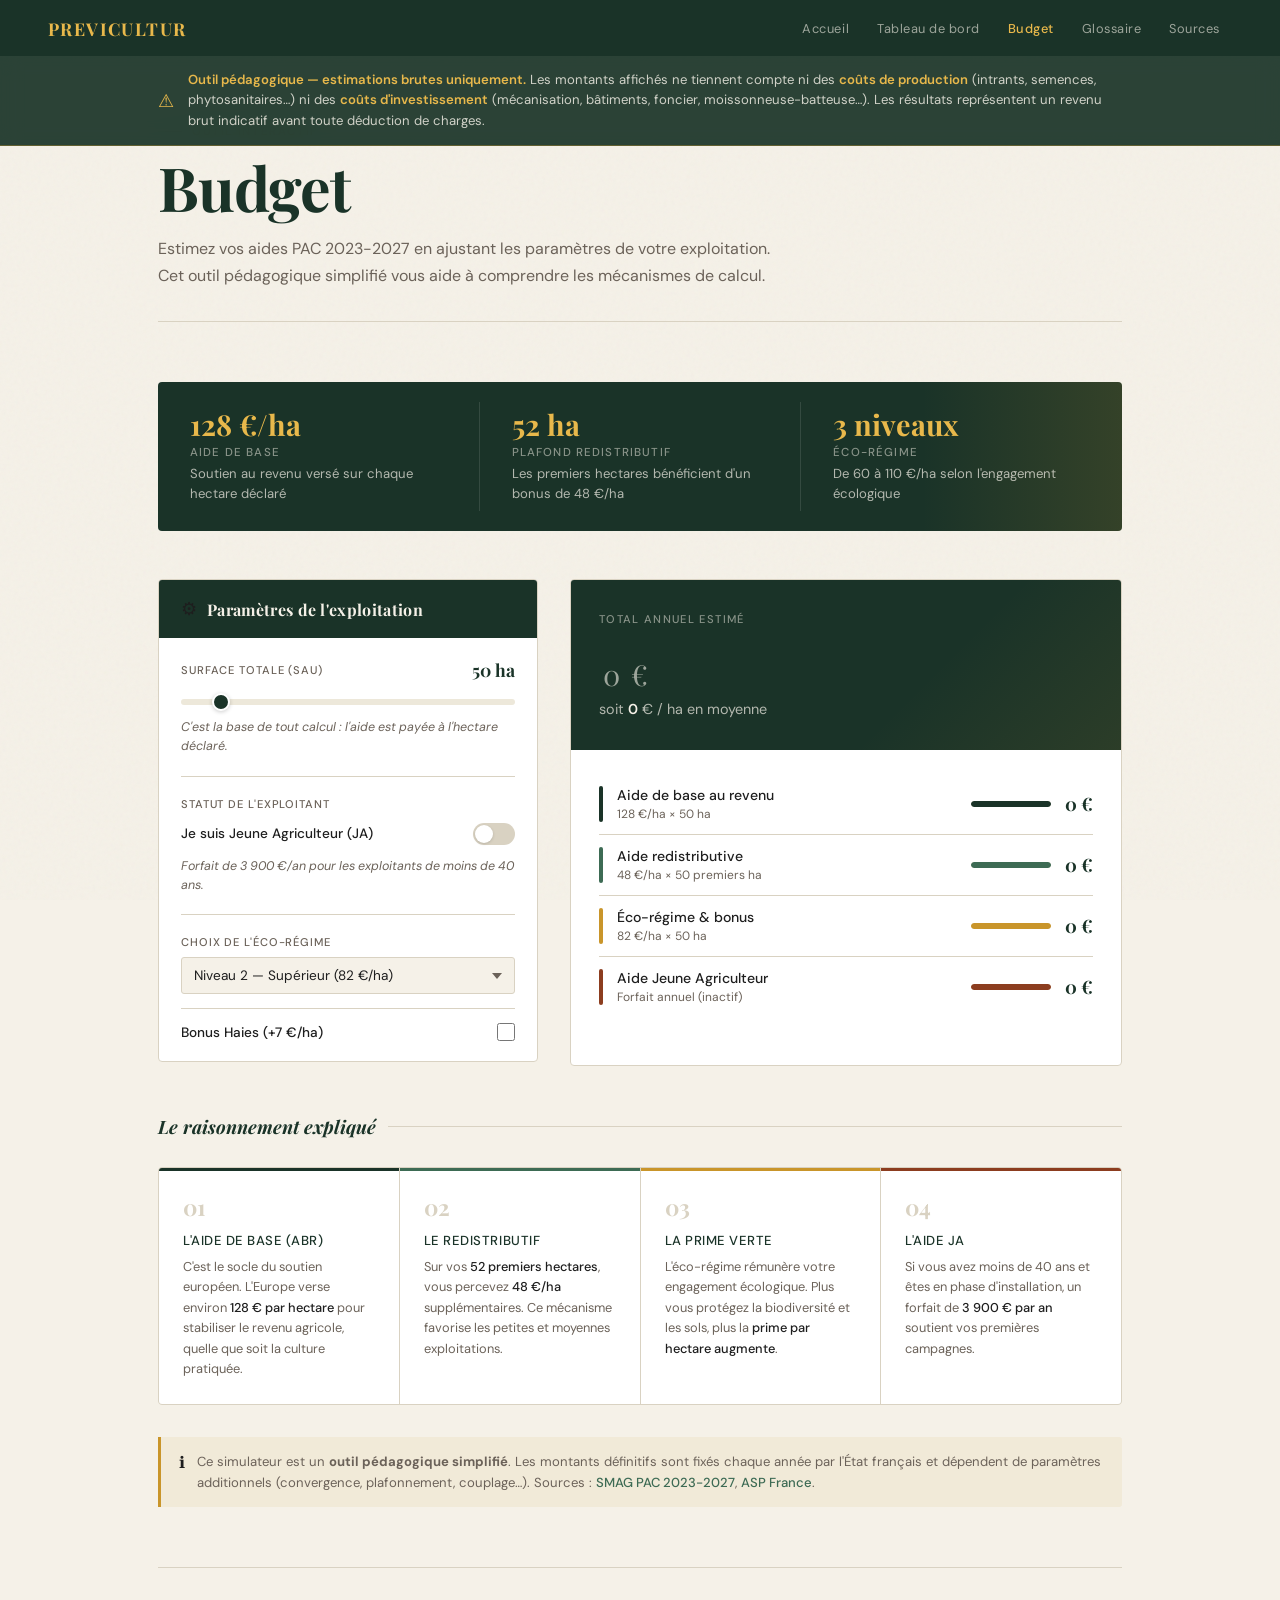
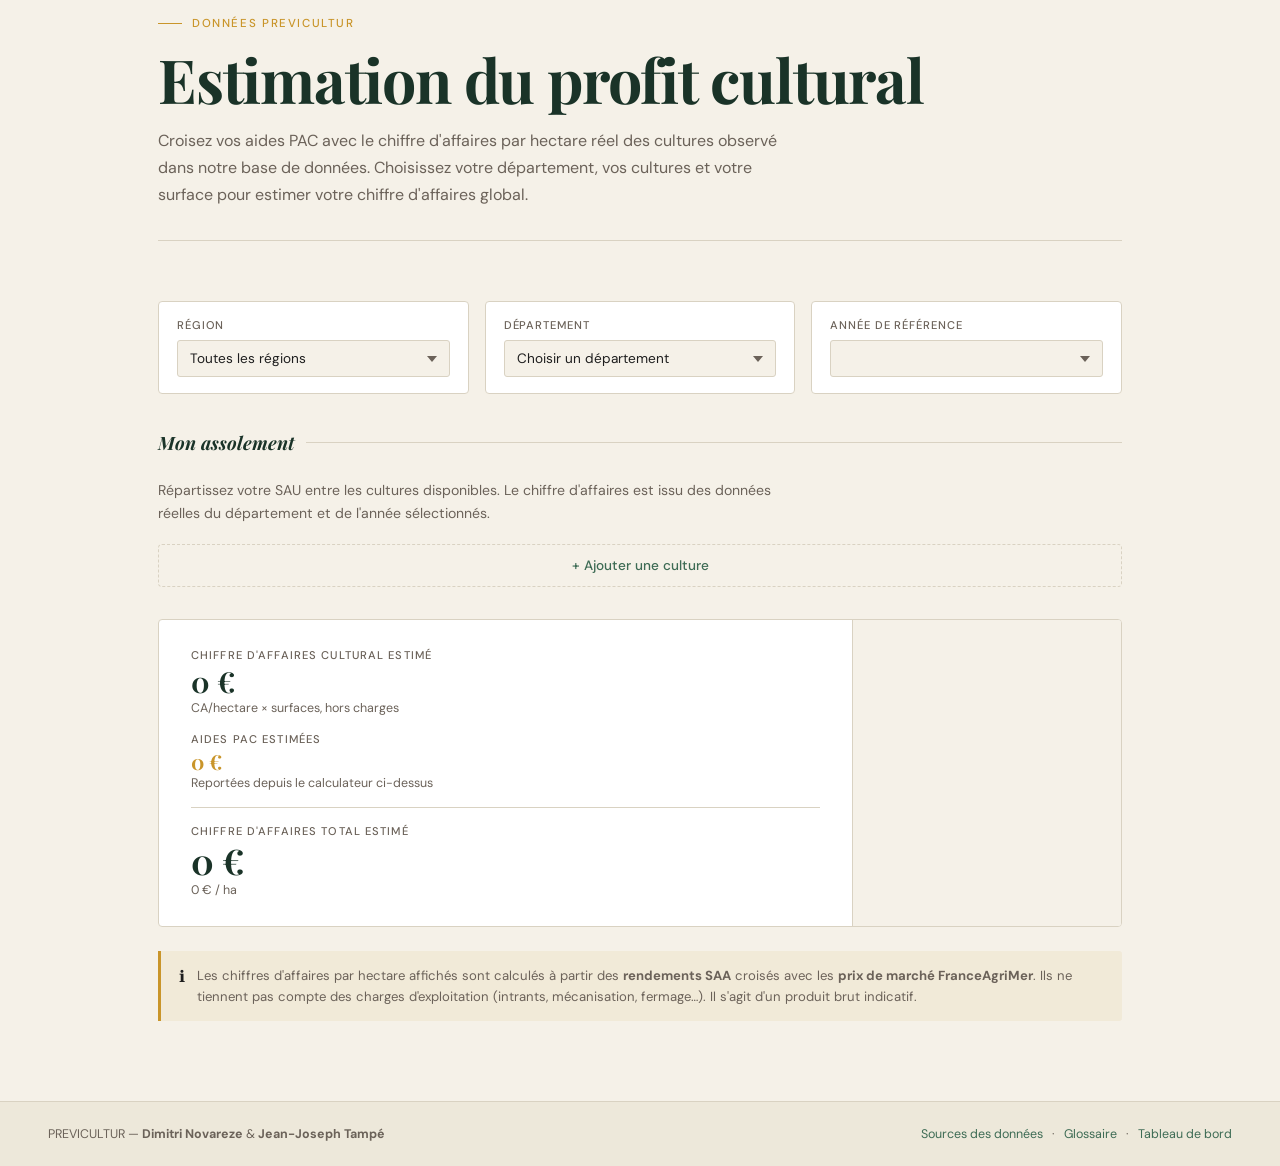
<file: pac.html>
<!DOCTYPE html>
<html lang="fr">
<head>
    <meta charset="UTF-8">
    <meta name="viewport" content="width=device-width, initial-scale=1.0">
    <title>PREVICULTUR — Calculateur PAC</title>
    <link href="https://fonts.googleapis.com/css2?family=Playfair+Display:ital,wght@0,400;0,700;1,400&family=DM+Sans:wght@300;400;500&display=swap" rel="stylesheet">
    <script src="https://d3js.org/d3.v7.min.js"></script>
    <link rel="stylesheet" href="base.css">
    <link rel="stylesheet" href="pac.css">
</head>
<body>


    <div class="disclaimer-banner" id="disclaimer-banner">
        <div class="disclaimer-inner">
            <span class="disclaimer-icon">⚠</span>
            <div class="disclaimer-text">
                <strong>Outil pédagogique — estimations brutes uniquement.</strong>
                Les montants affichés ne tiennent compte ni des <strong>coûts de production</strong> (intrants, semences, phytosanitaires…) ni des <strong>coûts d'investissement</strong> (mécanisation, bâtiments, foncier, moissonneuse-batteuse…). Les résultats représentent un revenu brut indicatif avant toute déduction de charges.
            </div>  
        </div>
    </div>

    <nav>
        <a class="nav-brand" href="index.html">PREVICULTUR</a>
        <div class="nav-links">
            <a href="index.html">Accueil</a>
            <a href="dashboard.html">Tableau de bord</a>
            <a href="pac.html" class="active">Budget</a>
            <a href="glossaire.html">Glossaire</a>
            <a href="datasources.html">Sources</a>
        </div>
    </nav>

    <div class="page">
        <div class="page-header">
            <span class="page-eyebrow">Outil interactif</span>
            <h1>Budget</h1>
            <p>Estimez vos aides PAC 2023-2027 en ajustant les paramètres de votre exploitation. Cet outil pédagogique simplifié vous aide à comprendre les mécanismes de calcul.</p>
        </div>

        <div class="pac-banner">
            <div class="pac-banner-item">
                <div class="pac-banner-num">128 €/ha</div>
                <div class="pac-banner-label">Aide de base</div>
                <div class="pac-banner-desc">Soutien au revenu versé sur chaque hectare déclaré</div>
            </div>
            <div class="pac-banner-divider"></div>
            <div class="pac-banner-item">
                <div class="pac-banner-num">52 ha</div>
                <div class="pac-banner-label">Plafond redistributif</div>
                <div class="pac-banner-desc">Les premiers hectares bénéficient d'un bonus de 48 €/ha</div>
            </div>
            <div class="pac-banner-divider"></div>
            <div class="pac-banner-item">
                <div class="pac-banner-num">3 niveaux</div>
                <div class="pac-banner-label">Éco-régime</div>
                <div class="pac-banner-desc">De 60 à 110 €/ha selon l'engagement écologique</div>
            </div>
        </div>

        <div class="pac-layout">

            <div class="pac-params">
                <div class="pac-params-header">
                    <span class="pac-params-header-icon">⚙</span>
                    <h2>Paramètres de l'exploitation</h2>
                </div>
                <div class="pac-params-body">

                    <div class="pac-field">
                        <div class="pac-field-label">
                            <span>Surface totale (SAU)</span>
                            <span class="pac-field-value" id="val-surface">50 ha</span>
                        </div>
                        <input type="range" class="pac-range" id="input-surface" min="1" max="500" value="50">
                        <p class="pac-field-hint">C'est la base de tout calcul : l'aide est payée à l'hectare déclaré.</p>
                    </div>

                    <div class="pac-field">
                        <div class="pac-field-label"><span>Statut de l'exploitant</span></div>
                        <div class="pac-toggle-row">
                            <span class="pac-toggle-label">Je suis Jeune Agriculteur (JA)</span>
                            <label class="pac-toggle">
                                <input type="checkbox" id="input-ja">
                                <span class="pac-toggle-track"></span>
                            </label>
                        </div>
                        <p class="pac-field-hint">Forfait de 3 900 €/an pour les exploitants de moins de 40 ans.</p>
                    </div>

                    <div class="pac-field">
                        <div class="pac-field-label"><span>Choix de l'éco-régime</span></div>
                        <select class="pac-select" id="input-eco">
                            <option value="0">Aucun (0 €/ha)</option>
                            <option value="60">Niveau 1 — Standard (60 €/ha)</option>
                            <option value="82" selected>Niveau 2 — Supérieur (82 €/ha)</option>
                            <option value="110">Niveau 3 — Agriculture Bio (110 €/ha)</option>
                        </select>
                        <div class="pac-checkbox-row">
                            <span class="pac-checkbox-label">Bonus Haies (+7 €/ha)</span>
                            <input type="checkbox" class="pac-checkbox" id="input-haies">
                        </div>
                    </div>

                </div>
            </div>

            <div class="pac-result">

                <div class="pac-result-hero">
                    <div class="pac-result-label">Total annuel estimé</div>
                    <div class="pac-result-total"><span id="total-amount">0</span><span> €</span></div>
                    <div class="pac-result-perha">soit <strong id="amount-per-ha">0</strong> € / ha en moyenne</div>
                </div>

                <div class="pac-result-details">
                    <div class="pac-detail-row">
                        <div class="pac-detail-color clr-base"></div>
                        <div class="pac-detail-info">
                            <div class="pac-detail-name">Aide de base au revenu</div>
                            <div class="pac-detail-desc">128 €/ha × <span id="desc-base-ha">50</span> ha</div>
                        </div>
                        <div class="pac-detail-bar-bg">
                            <div class="pac-detail-bar clr-base" id="bar-base"></div>
                        </div>
                        <div class="pac-detail-amount" id="amt-base">0 €</div>
                    </div>

                    <div class="pac-detail-row">
                        <div class="pac-detail-color clr-redist"></div>
                        <div class="pac-detail-info">
                            <div class="pac-detail-name">Aide redistributive</div>
                            <div class="pac-detail-desc">48 €/ha × <span id="desc-redist-ha">50</span> premiers ha</div>
                        </div>
                        <div class="pac-detail-bar-bg">
                            <div class="pac-detail-bar clr-redist" id="bar-redist"></div>
                        </div>
                        <div class="pac-detail-amount" id="amt-redist">0 €</div>
                    </div>

                    <div class="pac-detail-row">
                        <div class="pac-detail-color clr-eco"></div>
                        <div class="pac-detail-info">
                            <div class="pac-detail-name">Éco-régime &amp; bonus</div>
                            <div class="pac-detail-desc"><span id="desc-eco-rate">82</span> €/ha × <span id="desc-eco-ha">50</span> ha</div>
                        </div>
                        <div class="pac-detail-bar-bg">
                            <div class="pac-detail-bar clr-eco" id="bar-eco"></div>
                        </div>
                        <div class="pac-detail-amount" id="amt-eco">0 €</div>
                    </div>

                    <div class="pac-detail-row">
                        <div class="pac-detail-color clr-ja"></div>
                        <div class="pac-detail-info">
                            <div class="pac-detail-name">Aide Jeune Agriculteur</div>
                            <div class="pac-detail-desc">Forfait annuel (<span id="desc-ja-status">inactif</span>)</div>
                        </div>
                        <div class="pac-detail-bar-bg">
                            <div class="pac-detail-bar clr-ja" id="bar-ja"></div>
                        </div>
                        <div class="pac-detail-amount" id="amt-ja">0 €</div>
                    </div>
                </div>

                <div class="pac-chart-wrap">
                   <div class="pac-chart-canvas" id="resultChart"></div>
                </div>
            </div>
        </div>

        <div class="pac-pedagogy">
            <div class="section-heading">Le raisonnement expliqué</div>
            <div class="pac-steps">
                <div class="pac-step step-base">
                    <div class="pac-step-num">01</div>
                    <div class="pac-step-title">L'Aide de base (ABR)</div>
                    <p class="pac-step-desc">C'est le socle du soutien européen. L'Europe verse environ <strong>128 € par hectare</strong> pour stabiliser le revenu agricole, quelle que soit la culture pratiquée.</p>
                </div>
                <div class="pac-step step-redist">
                    <div class="pac-step-num">02</div>
                    <div class="pac-step-title">Le redistributif</div>
                    <p class="pac-step-desc">Sur vos <strong>52 premiers hectares</strong>, vous percevez <strong>48 €/ha</strong> supplémentaires. Ce mécanisme favorise les petites et moyennes exploitations.</p>
                </div>
                <div class="pac-step step-eco">
                    <div class="pac-step-num">03</div>
                    <div class="pac-step-title">La prime verte</div>
                    <p class="pac-step-desc">L'éco-régime rémunère votre engagement écologique. Plus vous protégez la biodiversité et les sols, plus la <strong>prime par hectare augmente</strong>.</p>
                </div>
                <div class="pac-step step-ja">
                    <div class="pac-step-num">04</div>
                    <div class="pac-step-title">L'aide JA</div>
                    <p class="pac-step-desc">Si vous avez moins de 40 ans et êtes en phase d'installation, un forfait de <strong>3 900 € par an</strong> soutient vos premières campagnes.</p>
                </div>
            </div>
        </div>

        <div class="pac-note">
            <span class="pac-note-icon">ℹ</span>
            <p>Ce simulateur est un <strong>outil pédagogique simplifié</strong>. Les montants définitifs sont fixés chaque année par l'État français et dépendent de paramètres additionnels (convergence, plafonnement, couplage…). Sources : <a href="https://smag.tech/blog/guide-pac-2023-2027/" target="_blank" rel="noopener">SMAG PAC 2023-2027</a>, <a href="https://www.asp.gouv.fr/missions-et-expertise/missions/pac-2023-2027" target="_blank" rel="noopener">ASP France</a>.</p>
        </div>

        <div class="profit-section">
            <div class="page-header" style="margin-top:60px; padding-top:40px; border-top:1px solid var(--border);">
                <span class="page-eyebrow">Données PREVICULTUR</span>
                <h1>Estimation du profit cultural</h1>
                <p>Croisez vos aides PAC avec le chiffre d'affaires par hectare réel des cultures observé dans notre base de données. Choisissez votre département, vos cultures et votre surface pour estimer votre chiffre d'affaires global.</p>
            </div>

            <div class="profit-filters">
                <div class="profit-filter-card">
                    <div class="profit-filter-label">Région</div>
                    <select class="pac-select" id="profit-region">
                        <option value="">Toutes les régions</option>
                    </select>
                </div>
                <div class="profit-filter-card">
                    <div class="profit-filter-label">Département</div>
                    <select class="pac-select" id="profit-dep">
                        <option value="">Choisir un département</option>
                    </select>
                </div>
                <div class="profit-filter-card">
                    <div class="profit-filter-label">Année de référence</div>
                    <select class="pac-select" id="profit-annee"></select>
                </div>
            </div>

            <div class="profit-assol-section">
                <div class="section-heading">Mon assolement</div>
                <p class="profit-assol-desc">Répartissez votre SAU entre les cultures disponibles. Le chiffre d'affaires est issu des données réelles du département et de l'année sélectionnés.</p>

                <div id="assol-container"></div>

                <button class="profit-add-btn" id="btn-add-culture">+ Ajouter une culture</button>
            </div>

            <div class="profit-result-card" id="profit-result">
                <div class="profit-result-left">
                    <div class="profit-result-block">
                        <div class="profit-result-label">Chiffre d'affaires cultural estimé</div>
                        <div class="profit-result-big" id="profit-revenu-culture">0 €</div>
                        <div class="profit-result-sub">CA/hectare × surfaces, hors charges</div>
                    </div>
                    <div class="profit-result-block">
                        <div class="profit-result-label">Aides PAC estimées</div>
                        <div class="profit-result-big profit-result-pac" id="profit-aide-pac">0 €</div>
                        <div class="profit-result-sub">Reportées depuis le calculateur ci-dessus</div>
                    </div>
                    <div class="profit-result-divider"></div>
                    <div class="profit-result-block">
                        <div class="profit-result-label">Chiffre d'affaires total estimé</div>
                        <div class="profit-result-big profit-result-total" id="profit-total">0 €</div>
                        <div class="profit-result-sub" id="profit-total-perha">0 € / ha</div>
                    </div>
                </div>
                <div class="profit-result-right">
                   <div id="profitChart" style="width: 220px; height: 220px;"></div>
                </div>
            </div>

            <div class="profit-table-section" id="profit-table-section" style="display:none;">
                <div class="section-heading">Détail par culture</div>
                <div class="profit-table-wrap">
                    <table class="profit-table" id="profit-table">
                        <thead>
                            <tr>
                                <th>Culture</th>
                                <th>Surface (ha)</th>
                                <th>Rend. (t/ha)</th>
                                <th>Prix (€/t)</th>
                                <th>Rent. (€/ha)</th>
                                <th>Revenu cultural</th>
                                <th>Part du total</th>
                            </tr>
                        </thead>
                        <tbody></tbody>
                    </table>
                </div>
            </div>

            <div class="pac-note" style="margin-top:24px;">
                <span class="pac-note-icon">ℹ</span>
                <p>Les chiffres d'affaires par hectare affichés sont calculés à partir des <strong>rendements SAA</strong> croisés avec les <strong>prix de marché FranceAgriMer</strong>. Ils ne tiennent pas compte des charges d'exploitation (intrants, mécanisation, fermage…). Il s'agit d'un produit brut indicatif.</p>
            </div>
        </div>
    </div>

    <footer>
        <p>PREVICULTUR — <strong>Dimitri Novareze</strong> &amp; <strong>Jean-Joseph Tampé</strong></p>
        <p>
            <a href="datasources.html">Sources des données</a>
            &ensp;·&ensp;
            <a href="glossaire.html">Glossaire</a>
            &ensp;·&ensp;
            <a href="dashboard.html">Tableau de bord</a>
        </p>
    </footer>

    <script src="crop_data.js"></script>
    <script src="script_pac.js"></script>

</body>
</html>
</file>
<file: base.css>
:root {
    --cream:        #F5F1E8;
    --cream-dark:   #EDE8DA;
    --forest:       #1A3328;
    --forest-mid:   #274D3B;
    --forest-light: #3D6B54;
    --wheat:        #C9952A;
    --wheat-light:  #E8B84B;
    --rust:         #8C3D1F;
    --text:         #1E1E1E;
    --text-muted:   #6B6259;
    --border:       #D9D2C2;
    --white:        #FFFFFF;
    --nav-h:        56px;
}

*, *::before, *::after {
    box-sizing: border-box;
    margin: 0;
    padding: 0;
}

body {
    font-family: 'DM Sans', sans-serif;
    color: var(--text);
}

body::before {
    content: '';
    position: fixed;
    inset: 0;
    background-image: url("data:image/svg+xml,%3Csvg viewBox='0 0 256 256' xmlns='http://www.w3.org/2000/svg'%3E%3Cfilter id='noise'%3E%3CfeTurbulence type='fractalNoise' baseFrequency='0.9' numOctaves='4' stitchTiles='stitch'/%3E%3C/filter%3E%3Crect width='100%25' height='100%25' filter='url(%23noise)' opacity='0.035'/%3E%3C/svg%3E");
    pointer-events: none;
    z-index: 0;
}

nav {
    position: fixed;
    top: 0; left: 0; right: 0;
    display: flex;
    align-items: center;
    justify-content: space-between;
    padding: 0 48px;
    height: var(--nav-h);
    background: var(--forest);
    z-index: 100;
}

.nav-brand {
    font-family: 'Playfair Display', serif;
    font-size: 1.1rem;
    font-weight: 700;
    color: var(--wheat-light);
    letter-spacing: 0.08em;
    text-decoration: none;
}

.nav-links {
    display: flex;
    gap: 4px;
}

.nav-links a {
    color: rgba(245, 241, 232, 0.6);
    text-decoration: none;
    font-size: 0.8rem;
    font-weight: 400;
    letter-spacing: 0.04em;
    padding: 5px 12px;
    border-radius: 3px;
    transition: color 0.2s, background 0.2s;
}

.nav-links a:hover {
    color: var(--cream);
    background: rgba(255, 255, 255, 0.08);
}

.nav-links a.active {
    color: var(--wheat-light);
    font-weight: 500;
}

footer {
    position: relative;
    z-index: 1;
    display: flex;
    align-items: center;
    justify-content: space-between;
    padding: 24px 48px;
    border-top: 1px solid var(--border);
    background: var(--cream-dark);
}

footer p {
    font-size: 0.78rem;
    color: var(--text-muted);
}

footer a {
    color: var(--forest-light);
    text-decoration: none;
}

footer a:hover {
    text-decoration: underline;
}

/* En-tête de page (Glossaire, Sources) */
.page-eyebrow {
    display: inline-flex;
    align-items: center;
    gap: 10px;
    font-size: 0.72rem;
    font-weight: 500;
    letter-spacing: 0.14em;
    text-transform: uppercase;
    color: var(--wheat);
    margin-bottom: 16px;
}

.page-eyebrow::before {
    content: '';
    display: block;
    width: 24px;
    height: 1px;
    background: var(--wheat);
}

.page-header {
    margin-bottom: 60px;
    padding-bottom: 32px;
    border-bottom: 1px solid var(--border);
}

.page-header h1 {
    font-family: 'Playfair Display', serif;
    font-size: clamp(2.4rem, 5vw, 3.8rem);
    font-weight: 700;
    line-height: 1.05;
    color: var(--forest);
    letter-spacing: -0.02em;
    margin-bottom: 16px;
}

.page-header p {
    font-size: 1rem;
    color: var(--text-muted);
    line-height: 1.7;
    max-width: 620px;
}

/* Titre de section avec ligne */
.section-heading {
    font-family: 'Playfair Display', serif;
    font-size: 1.15rem;
    font-weight: 700;
    font-style: italic;
    color: var(--forest);
    margin-bottom: 24px;
    display: flex;
    align-items: center;
    gap: 12px;
}

.section-heading::after {
    content: '';
    flex: 1;
    height: 1px;
    background: var(--border);
}

.hidden {
    display: none !important;
}

@keyframes fadeUp {
    from { opacity: 0; transform: translateY(12px); }
    to   { opacity: 1; transform: translateY(0); }
}
</file>
<file: home.css>
body {
    background: var(--cream);
    min-height: 100vh;
}

/* Lignes de champ décoratives (SVG en position fixe) */
.field-lines {
    position: fixed;
    top: 0;
    right: 80px;
    width: 300px;
    height: 100vh;
    pointer-events: none;
    z-index: 0;
    opacity: 0.04;
}

/* Barre décorative dorée côté droit */
.deco-bar {
    position: fixed;
    top: var(--nav-h);
    right: 0;
    width: 4px;
    height: calc(100vh - var(--nav-h));
    background: linear-gradient(to bottom, var(--wheat) 0%, transparent 100%);
    opacity: 0.5;
    z-index: 0;
}

.hero {
    position: relative;
    z-index: 1;
    min-height: 100vh;
    display: grid;
    grid-template-rows: 1fr auto;
    padding-top: var(--nav-h);
}

.hero-main {
    display: flex;
    flex-direction: column;
    justify-content: center;
    padding: 80px 48px 60px;
    max-width: 1200px;
    width: 100%;
    animation: fadeUp 0.7s ease both;
}

.hero-eyebrow {
    display: inline-flex;
    align-items: center;
    gap: 10px;
    font-size: 0.78rem;
    font-weight: 500;
    letter-spacing: 0.12em;
    text-transform: uppercase;
    color: var(--wheat);
    margin-bottom: 28px;
}

.hero-eyebrow::before {
    content: '';
    display: block;
    width: 32px;
    height: 1px;
    background: var(--wheat);
}

.hero-title {
    font-family: 'Playfair Display', serif;
    font-size: clamp(3.5rem, 7vw, 6.5rem);
    font-weight: 700;
    line-height: 1.0;
    color: var(--forest);
    letter-spacing: -0.02em;
    margin-bottom: 12px;
}

.hero-title em {
    font-style: italic;
    color: var(--forest-light);
}

.hero-subtitle {
    font-family: 'Playfair Display', serif;
    font-size: clamp(1rem, 2vw, 1.35rem);
    font-weight: 400;
    font-style: italic;
    color: var(--text-muted);
    margin-bottom: 48px;
    max-width: 520px;
}

.hero-desc {
    font-size: 0.95rem;
    line-height: 1.7;
    color: var(--text-muted);
    max-width: 480px;
    margin-bottom: 52px;
}

.btn-launch {
    display: inline-flex;
    align-items: center;
    gap: 12px;
    background: var(--forest);
    color: var(--cream);
    text-decoration: none;
    font-size: 0.88rem;
    font-weight: 500;
    letter-spacing: 0.06em;
    padding: 16px 32px;
    border-radius: 2px;
    transition: background 0.25s, gap 0.25s;
    width: fit-content;
}

.btn-launch::after {
    content: '→';
    font-size: 1.1rem;
    transition: transform 0.25s;
}

.btn-launch:hover {
    background: var(--forest-light);
    gap: 18px;
}

.btn-launch:hover::after {
    transform: translateX(4px);
}


.features-strip {
    display: grid;
    grid-template-columns: repeat(3, 1fr);
    border-top: 1px solid var(--border);
    position: relative;
    z-index: 1;
}

.feature-card {
    padding: 40px 48px;
    border-right: 1px solid var(--border);
    animation: fadeUp 0.6s ease both;
}

.feature-card:last-child {
    border-right: none;
}

.feature-card:nth-child(1) { animation-delay: 0.15s; }
.feature-card:nth-child(2) { animation-delay: 0.25s; }
.feature-card:nth-child(3) { animation-delay: 0.35s; }

.feature-number {
    font-family: 'Playfair Display', serif;
    font-size: 2.8rem;
    font-weight: 700;
    color: var(--border);
    line-height: 1;
    margin-bottom: 16px;
}

.feature-title {
    font-size: 0.88rem;
    font-weight: 500;
    letter-spacing: 0.06em;
    text-transform: uppercase;
    color: var(--forest);
    margin-bottom: 8px;
}

.feature-desc {
    font-size: 0.83rem;
    color: var(--text-muted);
    line-height: 1.6;
}

.splash-footer {
    position: relative;
    z-index: 1;
    display: flex;
    align-items: center;
    justify-content: space-between;
    padding: 24px 48px;
    border-top: 1px solid var(--border);
    background: var(--cream-dark);
}

.splash-footer p {
    font-size: 0.78rem;
    color: var(--text-muted);
}

.splash-footer a {
    color: var(--forest-light);
    text-decoration: none;
}

.splash-footer a:hover {
    text-decoration: underline;
}
</file>
<file: style.css>
/* ==========================================================================
   STYLE.CSS — Dashboard PREVICULTUR (dashboard.html)
   ========================================================================== */

/* --------------------------------------------------------------------------
   1. LAYOUT GLOBAL
   La nav de base.css est position:fixed — on compense avec padding-top.
   -------------------------------------------------------------------------- */
body {
    background: var(--cream);
    height: 100vh;
    overflow: hidden;
}

.app-body {
    display: flex;
    position: fixed;
    top: var(--nav-h);
    left: 0;
    right: 0;
    bottom: 0;
    overflow: hidden;
}

/* --------------------------------------------------------------------------
   3. SIDEBAR
   -------------------------------------------------------------------------- */
.sidebar {
    width: 300px;
    background: var(--white);
    border-right: 1px solid var(--border);
    display: flex;
    flex-direction: column;
    overflow-y: auto;
    flex-shrink: 0;
}

.sidebar-header {
    padding: 20px 20px 16px;
    border-bottom: 1px solid var(--border);
    background: var(--forest);
    flex-shrink: 0;
}

.sidebar-header h1 {
    font-family: 'Playfair Display', serif;
    font-size: 1rem;
    font-weight: 700;
    color: var(--cream);
    letter-spacing: 0.02em;
}

.sidebar-header p {
    font-size: 0.72rem;
    color: rgba(245, 241, 232, 0.55);
    margin-top: 3px;
    letter-spacing: 0.04em;
}

/* --------------------------------------------------------------------------
   4. CONTRÔLES (Selects)
   -------------------------------------------------------------------------- */
.controls {
    padding: 16px 20px;
    border-bottom: 1px solid var(--border);
}

.control-group {
    margin-bottom: 12px;
}

.control-group:last-child {
    margin-bottom: 0;
}

.control-group label {
    display: block;
    font-size: 0.7rem;
    font-weight: 500;
    letter-spacing: 0.08em;
    text-transform: uppercase;
    color: var(--text-muted);
    margin-bottom: 5px;
}

.control-group select {
    width: 100%;
    padding: 7px 10px;
    font-family: 'DM Sans', sans-serif;
    font-size: 0.82rem;
    color: var(--text);
    background: var(--cream);
    border: 1px solid var(--border);
    border-radius: 3px;
    appearance: none;
    background-image: url("data:image/svg+xml,%3Csvg xmlns='http://www.w3.org/2000/svg' width='10' height='6' viewBox='0 0 10 6'%3E%3Cpath d='M0 0l5 6 5-6z' fill='%236B6259'/%3E%3C/svg%3E");
    background-repeat: no-repeat;
    background-position: right 10px center;
    cursor: pointer;
    transition: border-color 0.2s;
}

.control-group select:focus {
    outline: none;
    border-color: var(--forest-light);
}

/* --------------------------------------------------------------------------
   5. BREADCRUMB
   -------------------------------------------------------------------------- */
#breadcrumb {
    padding: 10px 20px;
    border-bottom: 1px solid var(--border);
    display: flex;
    align-items: center;
    gap: 10px;
    animation: fadeIn 0.3s ease;
}

#breadcrumb.hidden {
    display: none;
}

#btn-back {
    display: inline-flex;
    align-items: center;
    gap: 6px;
    background: none;
    border: 1px solid var(--border);
    padding: 5px 10px;
    border-radius: 3px;
    font-family: 'DM Sans', sans-serif;
    font-size: 0.75rem;
    color: var(--forest);
    cursor: pointer;
    transition: all 0.2s;
}

#btn-back:hover {
    background: var(--cream);
    border-color: var(--forest-light);
}

#region-title {
    font-size: 0.8rem;
    font-weight: 500;
    color: var(--forest-mid);
}

/* --------------------------------------------------------------------------
   6. TABLEAU TOP RENDEMENTS — dans la sidebar, sous les filtres
   -------------------------------------------------------------------------- */
.top-yields-container {
    padding: 14px 20px;
    border-top: 1px solid var(--border);
}

.top-yields-header {
    display: flex;
    justify-content: space-between;
    align-items: center;
    margin-bottom: 10px;
}

.top-yields-header label {
    font-size: 0.7rem;
    font-weight: 500;
    letter-spacing: 0.08em;
    text-transform: uppercase;
    color: var(--text-muted);
}

.btn-small {
    font-family: 'DM Sans', sans-serif;
    font-size: 0.7rem;
    padding: 4px 10px;
    border: 1px solid var(--border);
    border-radius: 3px;
    background: var(--cream);
    color: var(--forest);
    cursor: pointer;
    transition: all 0.2s;
}

.btn-small:hover {
    background: var(--forest);
    color: var(--white);
}

.btn-small.active {
    background: var(--forest-light);
    color: var(--white);
    border-color: var(--forest-light);
}

.table-wrapper {
    max-height: 200px;
    overflow-y: auto;
    border: 1px solid var(--border);
    border-radius: 3px;
}

#yield-table {
    width: 100%;
    font-size: 0.75rem;
    border-collapse: collapse;
    background: var(--white);
}

#yield-table thead {
    position: sticky;
    top: 0;
    background: var(--cream-dark);
}

#yield-table th,
#yield-table td {
    padding: 6px 8px;
    text-align: left;
    border-bottom: 1px solid var(--border);
}

#yield-table th {
    font-size: 0.68rem;
    font-weight: 500;
    letter-spacing: 0.05em;
    text-transform: uppercase;
    color: var(--text-muted);
}

#yield-table tr:last-child td {
    border-bottom: none;
}

#yield-table tbody tr:hover {
    background: var(--cream);
}

#slider-annee {
    accent-color: var(--forest);
}

#slider-annee:hover {
    filter: brightness(0.9);
}
/* --------------------------------------------------------------------------
   7. ZONE CARTE
   -------------------------------------------------------------------------- */
.map-wrapper {
    flex: 1;
    display: flex;
    flex-direction: column;
    overflow: hidden;
    background: #eef2f3;
    position: relative; /* Nécessaire pour le positionnement absolu de la légende */
}

#map-container {
    flex: 1;
    overflow: hidden;
    position: relative;
}

/* Silhouette globale */
.map-outline {
    fill: var(--white);
    stroke: rgb(0, 0, 0);
    stroke-width: 3px;
    stroke-linejoin: round;
    vector-effect: non-scaling-stroke;
    pointer-events: none;
}

/* Zones (régions / départements) */
.map-area {
    stroke: #95a5a6;
    stroke-width: 1px;
    vector-effect: non-scaling-stroke;
    transition: fill 0.4s ease, stroke 0.2s;
    cursor: pointer;
}

.map-area:hover {
    stroke: #333;
    stroke-width: 2px;
    filter: brightness(0.9);
}

/* Étoiles rentabilité */
.star {
    fill: #FFD700;
    stroke: #333;
    stroke-width: 0.5px;
    pointer-events: none;
    transition: transform 0.5s ease;
}

/* --------------------------------------------------------------------------
   8. LÉGENDE FLOTTANTE (haut à droite sur la carte)
   -------------------------------------------------------------------------- */
.legend-container {
    position: absolute;
    top: 20px;
    right: 20px;
    background: rgba(255, 255, 255, 0.96);
    padding: 16px 18px;
    border-radius: 4px;
    box-shadow: 0 4px 20px rgba(0, 0, 0, 0.12);
    z-index: 10;
    width: 280px;
    box-sizing: border-box;
}

.legend-block {
    margin-bottom: 14px;
}

.legend-block:last-child {
    margin-bottom: 0;
}

.legend-block label,
.legend-block > label {
    display: block;
    font-size: 0.68rem;
    font-weight: 500;
    letter-spacing: 0.08em;
    text-transform: uppercase;
    color: var(--text-muted);
    margin-bottom: 7px;
}

/* En-tête Production + select unité */
.legend-prod-header {
    display: flex;
    justify-content: space-between;
    align-items: center;
    margin-bottom: 7px;
}

.legend-prod-header label {
    font-size: 0.68rem;
    font-weight: 500;
    letter-spacing: 0.08em;
    text-transform: uppercase;
    color: var(--text-muted);
    margin: 0;
}

#select-unit {
    padding: 3px 24px 3px 7px;
    font-family: 'DM Sans', sans-serif;
    font-size: 0.72rem;
    color: var(--text);
    background: var(--cream);
    border: 1px solid var(--border);
    border-radius: 3px;
    appearance: none;
    background-image: url("data:image/svg+xml,%3Csvg xmlns='http://www.w3.org/2000/svg' width='8' height='5' viewBox='0 0 8 5'%3E%3Cpath d='M0 0l4 5 4-5z' fill='%236B6259'/%3E%3C/svg%3E");
    background-repeat: no-repeat;
    background-position: right 7px center;
    cursor: pointer;
}

#select-unit:focus {
    outline: none;
    border-color: var(--forest-light);
}

.legend-bar {
    height: 8px;
    border-radius: 4px;
    /* Remplacement du dégradé : Vert très pâle -> Vert moyen (type Nouvelle-Aquitaine) -> Vert foncé (var(--forest)) */
    background: linear-gradient(to right, #e5f5e0, #74c476, var(--forest));
    margin-bottom: 4px;
}

.legend-labels {
    display: flex;
    justify-content: space-between;
    font-size: 0.68rem;
    color: var(--text-muted);
}

/* Bar chart dans la légende */
.bar-chart-container {
    padding-top: 12px;
    border-top: 1px solid var(--border);
    margin-bottom: 14px;
}

#bar-chart-title {
    font-size: 0.68rem;
    font-weight: 500;
    letter-spacing: 0.08em;
    text-transform: uppercase;
    color: var(--text-muted);
    display: block;
    margin-bottom: 6px;
}

#bar-chart {
    height: 150px;
    width: 100%;
}

/* Légende taille (rentabilité) */
#legend-size-container {
    display: flex;
    flex-wrap: wrap;
    gap: 6px;
    margin-top: 4px;
}

.legend-item {
    display: flex;
    align-items: center;
    gap: 6px;
    font-size: 0.7rem;
    color: var(--text-muted);
}

.legend-star-icon {
    fill: #FFD700;
    stroke: #333;
    stroke-width: 1px;
}

/* --------------------------------------------------------------------------
   9. TOOLTIP
   -------------------------------------------------------------------------- */
.tooltip {
    position: fixed;
    background: var(--forest);
    color: var(--cream);
    padding: 10px 14px;
    border-radius: 4px;
    font-size: 0.78rem;
    line-height: 1.5;
    pointer-events: none;
    z-index: 1000;
    box-shadow: 0 4px 20px rgba(0, 0, 0, 0.2);
    max-width: 220px;
}

/* --------------------------------------------------------------------------
   10. PANNEAU GRAPHIQUE (bas)
   -------------------------------------------------------------------------- */
#chart-panel {
    height: 220px;
    border-top: 1px solid var(--border);
    background: var(--white);
    flex-shrink: 0;
    display: flex;
    flex-direction: column;
    box-shadow: 0 -8px 12px -8px rgba(0, 0, 0, 0.08);
}

.chart-header {
    display: flex;
    align-items: center;
    justify-content: space-between;
    padding: 12px 20px 8px;
    border-bottom: 1px solid var(--border);
}

#chart-title {
    font-family: 'Playfair Display', serif;
    font-size: 0.9rem;
    font-weight: 400;
    font-style: italic;
    color: var(--forest);
}

.chart-toggles {
    display: flex;
    gap: 16px;
    font-size: 0.78rem;
    color: var(--text-muted);
}

.chart-toggles label {
    display: flex;
    align-items: center;
    gap: 5px;
    cursor: pointer;
    transition: color 0.2s;
}

.chart-toggles label:hover {
    color: var(--forest);
}

.chart-toggles input[type="radio"] {
    accent-color: var(--forest-mid);
}

#line-chart {
    flex: 1;
    padding: 4px 16px 8px;
    overflow: hidden;
}

/* Axes SVG */
.axis text {
    font-size: 10px;
    fill: var(--text-muted);
}

.axis path,
.axis line {
    stroke: var(--border);
}

.line-path {
    fill: none;
    stroke-width: 2px;
}

/* --------------------------------------------------------------------------
   11. ANIMATIONS
   -------------------------------------------------------------------------- */
@keyframes fadeIn {
    from { opacity: 0; transform: translateY(10px); }
    to   { opacity: 1; transform: translateY(0); }
}
</file>
<file: datasources.css>
body {
    background: var(--cream);
    min-height: 100vh;
}

.page {
    position: relative;
    z-index: 1;
    padding-top: calc(var(--nav-h) + 60px);
    padding-bottom: 80px;
    max-width: 960px;
    margin: 0 auto;
    padding-left: 48px;
    padding-right: 48px;
}

.method-banner {
    display: flex;
    gap: 0;
    background: var(--forest);
    border-radius: 4px;
    overflow: hidden;
    margin-bottom: 60px;
    position: relative;
}

/* Dégradé doré décoratif */
.method-banner::before {
    content: '';
    position: absolute;
    top: 0; right: 0;
    width: 200px;
    height: 100%;
    background: linear-gradient(to left, rgba(201, 149, 42, 0.15), transparent);
    pointer-events: none;
}

.method-item {
    flex: 1;
    padding: 28px 32px;
    position: relative;
    z-index: 1;
}

.method-num {
    font-family: 'Playfair Display', serif;
    font-size: 1.8rem;
    font-weight: 700;
    color: var(--wheat-light);
    line-height: 1;
    margin-bottom: 6px;
}

.method-label {
    font-size: 0.72rem;
    font-weight: 500;
    letter-spacing: 0.10em;
    text-transform: uppercase;
    color: rgba(245, 241, 232, 0.5);
    margin-bottom: 4px;
}

.method-desc {
    font-size: 0.82rem;
    color: rgba(245, 241, 232, 0.7);
    line-height: 1.5;
}

.method-divider {
    width: 1px;
    background: rgba(245, 241, 232, 0.12);
    flex-shrink: 0;
    margin: 20px 0;
}

.sources-section {
    margin-bottom: 48px;
}

.source-card {
    background: var(--white);
    border: 1px solid var(--border);
    border-radius: 4px;
    margin-bottom: 20px;
    overflow: hidden;
    transition: box-shadow 0.2s;
    animation: fadeUp 0.5s ease both;
}

.source-card:hover {
    box-shadow: 0 4px 20px rgba(26, 51, 40, 0.10);
}

.source-card:nth-child(1) { animation-delay: 0.05s; }
.source-card:nth-child(2) { animation-delay: 0.12s; }
.source-card:nth-child(3) { animation-delay: 0.19s; }

/* Barre colorée gauche */
.source-color-bar {
    width: 6px;
    flex-shrink: 0;
    align-self: stretch;
    background: var(--forest-light);
}

.source-card.primary .source-color-bar { background: var(--wheat); }
.source-card.pending .source-color-bar { background: var(--border); }

/* En-tête de la carte */
.source-card-header {
    display: flex;
    align-items: stretch;
}

.source-header-content {
    display: flex;
    align-items: flex-start;
    justify-content: space-between;
    flex: 1;
    padding: 22px 24px;
    gap: 16px;
}

.source-badges {
    display: flex;
    gap: 6px;
    flex-wrap: wrap;
    margin-bottom: 8px;
}

.badge {
    font-size: 0.65rem;
    font-weight: 500;
    letter-spacing: 0.08em;
    text-transform: uppercase;
    padding: 3px 9px;
    border-radius: 10px;
}

.badge-primary  { background: rgba(201, 149, 42, 0.12); color: var(--wheat); }
.badge-active   { background: rgba(61, 107, 84, 0.12);  color: var(--forest-light); }
.badge-pending  { background: var(--cream-dark);         color: var(--text-muted); }
.badge-official { background: rgba(26, 51, 40, 0.08);   color: var(--forest-mid); }

/* Nom et organisation de la source */
.source-name {
    font-family: 'Playfair Display', serif;
    font-size: 1.15rem;
    font-weight: 700;
    color: var(--forest);
    margin-bottom: 4px;
}

.source-org {
    font-size: 0.78rem;
    color: var(--text-muted);
}

/* Lien de téléchargement */
.source-link {
    display: inline-flex;
    align-items: center;
    gap: 6px;
    font-size: 0.78rem;
    font-weight: 500;
    color: var(--forest-light);
    text-decoration: none;
    padding: 8px 16px;
    border: 1px solid var(--border);
    border-radius: 3px;
    white-space: nowrap;
    flex-shrink: 0;
    transition: all 0.2s;
    align-self: flex-start;
    cursor: pointer;
}

.source-link:hover {
    background: var(--forest);
    color: var(--cream);
    border-color: var(--forest);
}

.source-link.disabled {
    opacity: 0.45;
    pointer-events: none;
    cursor: not-allowed;
}

.source-body {
    padding: 0 24px 24px 30px;
}

.source-desc {
    font-size: 0.88rem;
    color: var(--text-muted);
    line-height: 1.7;
    margin-bottom: 20px;
}

.source-desc strong {
    color: var(--text);
    font-weight: 500;
}

.meta-grid {
    display: grid;
    grid-template-columns: repeat(auto-fit, minmax(160px, 1fr));
    gap: 12px;
    margin-bottom: 20px;
}

.meta-item {
    background: var(--cream);
    border-radius: 3px;
    padding: 12px 14px;
}

.meta-label {
    font-size: 0.65rem;
    font-weight: 500;
    letter-spacing: 0.10em;
    text-transform: uppercase;
    color: var(--text-muted);
    margin-bottom: 4px;
}

.meta-value {
    font-size: 0.82rem;
    font-weight: 500;
    color: var(--forest);
}


.indicators-list {
    display: flex;
    flex-wrap: wrap;
    gap: 6px;
}

.indicator-chip {
    font-size: 0.73rem;
    padding: 4px 12px;
    background: rgba(26, 51, 40, 0.06);
    color: var(--forest-mid);
    border-radius: 20px;
    font-weight: 500;
}

.field-note {
    display: flex;
    gap: 12px;
    background: rgba(201, 149, 42, 0.08);
    border-left: 3px solid var(--wheat);
    border-radius: 0 3px 3px 0;
    padding: 12px 16px;
    margin-top: 16px;
}

.field-note-icon {
    font-size: 1rem;
    flex-shrink: 0;
    margin-top: 1px;
}

.field-note p {
    font-size: 0.82rem;
    color: var(--text-muted);
    line-height: 1.6;
}

.method-section {
    margin-top: 60px;
    padding-top: 40px;
    border-top: 1px solid var(--border);
}

.method-steps {
    display: grid;
    grid-template-columns: repeat(auto-fit, minmax(200px, 1fr));
    gap: 1px;
    background: var(--border);
    border: 1px solid var(--border);
    border-radius: 4px;
    overflow: hidden;
    margin-top: 28px;
}

.method-step {
    background: var(--white);
    padding: 24px;
}

.step-num {
    font-family: 'Playfair Display', serif;
    font-size: 1.4rem;
    font-weight: 700;
    color: var(--border);
    margin-bottom: 10px;
}

.step-title {
    font-size: 0.82rem;
    font-weight: 500;
    letter-spacing: 0.04em;
    text-transform: uppercase;
    color: var(--forest);
    margin-bottom: 8px;
}

.step-desc {
    font-size: 0.8rem;
    color: var(--text-muted);
    line-height: 1.6;
}
</file>
<file: glossaire.css>
body {
    background: var(--cream);
    min-height: 100vh;
}

.page {
    position: relative;
    z-index: 1;
    padding-top: calc(var(--nav-h) + 60px);
    padding-bottom: 80px;
    max-width: 900px;
    margin: 0 auto;
    padding-left: 48px;
    padding-right: 48px;
}

.search-wrap {
    margin-bottom: 48px;
}

.search-input {
    width: 100%;
    max-width: 460px;
    padding: 12px 16px;
    font-family: 'DM Sans', sans-serif;
    font-size: 0.9rem;
    color: var(--text);
    background: var(--white);
    border: 1px solid var(--border);
    border-radius: 3px;
    transition: border-color 0.2s, box-shadow 0.2s;
}

.search-input::placeholder {
    color: var(--text-muted);
}

.search-input:focus {
    outline: none;
    border-color: var(--forest-light);
    box-shadow: 0 0 0 3px rgba(61, 107, 84, 0.12);
}

.tabs {
    display: flex;
    flex-wrap: wrap;
    gap: 6px;
    margin-bottom: 48px;
}

.tab {
    padding: 6px 16px;
    font-family: 'DM Sans', sans-serif;
    font-size: 0.78rem;
    font-weight: 500;
    letter-spacing: 0.05em;
    border: 1px solid var(--border);
    border-radius: 20px;
    background: none;
    color: var(--text-muted);
    cursor: pointer;
    transition: all 0.2s;
}

.tab:hover {
    border-color: var(--forest-light);
    color: var(--forest);
}

.tab.active {
    background: var(--forest);
    border-color: var(--forest);
    color: var(--cream);
}

.terms-section {
    margin-bottom: 52px;
}

.term-card {
    display: flex;
    gap: 0;
    margin-bottom: 1px;
    background: var(--white);
    border: 1px solid var(--border);
    border-radius: 3px;
    overflow: hidden;
    transition: box-shadow 0.2s;
    animation: fadeUp 0.4s ease both;
}

.term-card:hover {
    box-shadow: 0 2px 12px rgba(26, 51, 40, 0.08);
}

/* Barre colorée gauche selon catégorie */
.term-accent {
    width: 4px;
    flex-shrink: 0;
    background: var(--forest-light);
}

.term-card.cat-economie  .term-accent { background: var(--wheat); }
.term-card.cat-geographie .term-accent { background: var(--rust); }
.term-card.cat-culture    .term-accent { background: var(--forest-light); }
.term-card.cat-donnees    .term-accent { background: var(--forest-mid); }

/* Corps de la carte */
.term-body {
    padding: 18px 22px;
    flex: 1;
}

.term-header {
    display: flex;
    align-items: baseline;
    gap: 12px;
    margin-bottom: 8px;
}

.term-name {
    font-family: 'Playfair Display', serif;
    font-size: 1.05rem;
    font-weight: 700;
    color: var(--forest);
}

.term-tag {
    font-size: 0.65rem;
    font-weight: 500;
    letter-spacing: 0.08em;
    text-transform: uppercase;
    padding: 2px 8px;
    border-radius: 10px;
    background: var(--cream-dark);
    color: var(--text-muted);
}

.term-abbrev {
    font-size: 0.78rem;
    font-style: italic;
    color: var(--wheat);
    font-family: 'Playfair Display', serif;
}

.term-def {
    font-size: 0.85rem;
    line-height: 1.65;
    color: var(--text-muted);
}

.term-def strong {
    color: var(--text);
    font-weight: 500;
}

.term-unit {
    display: inline-block;
    margin-top: 8px;
    font-size: 0.72rem;
    font-weight: 500;
    letter-spacing: 0.06em;
    text-transform: uppercase;
    color: var(--forest-light);
    background: rgba(61, 107, 84, 0.08);
    padding: 3px 10px;
    border-radius: 10px;
}
</file>
<file: pac.css>
body {
    background: var(--cream);
    min-height: 100vh;
}

.page {
    position: relative;
    z-index: 1;
    padding-top: calc(var(--nav-h) + 60px);
    padding-bottom: 80px;
    max-width: 1060px;
    margin: 0 auto;
    padding-left: 48px;
    padding-right: 48px;
}

.pac-banner {
    display: flex;
    gap: 0;
    background: var(--forest);
    border-radius: 4px;
    overflow: hidden;
    margin-bottom: 48px;
    position: relative;
}

.pac-banner::before {
    content: '';
    position: absolute;
    top: 0; right: 0;
    width: 200px;
    height: 100%;
    background: linear-gradient(to left, rgba(201, 149, 42, 0.15), transparent);
    pointer-events: none;
}

.pac-banner-item {
    flex: 1;
    padding: 28px 32px;
    position: relative;
    z-index: 1;
}

.pac-banner-num {
    font-family: 'Playfair Display', serif;
    font-size: 1.8rem;
    font-weight: 700;
    color: var(--wheat-light);
    line-height: 1;
    margin-bottom: 6px;
}

.pac-banner-label {
    font-size: 0.72rem;
    font-weight: 500;
    letter-spacing: 0.10em;
    text-transform: uppercase;
    color: rgba(245, 241, 232, 0.5);
    margin-bottom: 4px;
}

.pac-banner-desc {
    font-size: 0.82rem;
    color: rgba(245, 241, 232, 0.7);
    line-height: 1.5;
}

.pac-banner-divider {
    width: 1px;
    background: rgba(245, 241, 232, 0.12);
    flex-shrink: 0;
    margin: 20px 0;
}

.pac-layout {
    display: grid;
    grid-template-columns: 380px 1fr;
    gap: 32px;
    margin-bottom: 48px;
    align-items: start;
}


.pac-params {
    background: var(--white);
    border: 1px solid var(--border);
    border-radius: 4px;
    overflow: hidden;
}

.pac-params-header {
    padding: 18px 22px;
    background: var(--forest);
    display: flex;
    align-items: center;
    gap: 10px;
}

.pac-params-header-icon {
    font-size: 1.1rem;
}

.pac-params-header h2 {
    font-family: 'Playfair Display', serif;
    font-size: 1rem;
    font-weight: 700;
    color: var(--cream);
    letter-spacing: 0.02em;
}

.pac-params-body {
    padding: 20px 22px;
}

/* Groupe de champs */
.pac-field {
    margin-bottom: 20px;
    padding-bottom: 20px;
    border-bottom: 1px solid var(--border);
}

.pac-field:last-child {
    margin-bottom: 0;
    padding-bottom: 0;
    border-bottom: none;
}

.pac-field-label {
    display: flex;
    justify-content: space-between;
    align-items: center;
    font-size: 0.7rem;
    font-weight: 500;
    letter-spacing: 0.08em;
    text-transform: uppercase;
    color: var(--text-muted);
    margin-bottom: 8px;
}

.pac-field-value {
    font-family: 'Playfair Display', serif;
    font-size: 1.1rem;
    font-weight: 700;
    color: var(--forest);
    letter-spacing: 0;
    text-transform: none;
}

.pac-field-hint {
    font-size: 0.78rem;
    color: var(--text-muted);
    line-height: 1.5;
    margin-top: 8px;
    font-style: italic;
}

/* Range slider */
.pac-range {
    width: 100%;
    height: 6px;
    -webkit-appearance: none;
    appearance: none;
    background: var(--cream-dark);
    border-radius: 3px;
    outline: none;
    cursor: pointer;
}

.pac-range::-webkit-slider-thumb {
    -webkit-appearance: none;
    appearance: none;
    width: 18px;
    height: 18px;
    border-radius: 50%;
    background: var(--forest);
    border: 2px solid var(--white);
    box-shadow: 0 1px 4px rgba(0,0,0,0.2);
    cursor: pointer;
    transition: background 0.2s;
}

.pac-range::-webkit-slider-thumb:hover {
    background: var(--forest-light);
}

.pac-range::-moz-range-thumb {
    width: 18px;
    height: 18px;
    border-radius: 50%;
    background: var(--forest);
    border: 2px solid var(--white);
    box-shadow: 0 1px 4px rgba(0,0,0,0.2);
    cursor: pointer;
}

/* Select */
.pac-select {
    width: 100%;
    padding: 9px 12px;
    font-family: 'DM Sans', sans-serif;
    font-size: 0.85rem;
    color: var(--text);
    background: var(--cream);
    border: 1px solid var(--border);
    border-radius: 3px;
    appearance: none;
    background-image: url("data:image/svg+xml,%3Csvg xmlns='http://www.w3.org/2000/svg' width='10' height='6' viewBox='0 0 10 6'%3E%3Cpath d='M0 0l5 6 5-6z' fill='%236B6259'/%3E%3C/svg%3E");
    background-repeat: no-repeat;
    background-position: right 12px center;
    cursor: pointer;
    transition: border-color 0.2s;
}

.pac-select:focus {
    outline: none;
    border-color: var(--forest-light);
    box-shadow: 0 0 0 3px rgba(61, 107, 84, 0.12);
}

/* Toggle switch */
.pac-toggle-row {
    display: flex;
    align-items: center;
    justify-content: space-between;
    padding: 4px 0;
}

.pac-toggle-label {
    font-size: 0.85rem;
    font-weight: 500;
    color: var(--text);
}

.pac-toggle {
    position: relative;
    width: 42px;
    height: 22px;
    flex-shrink: 0;
}

.pac-toggle input {
    opacity: 0;
    width: 0;
    height: 0;
}

.pac-toggle-track {
    position: absolute;
    inset: 0;
    background: var(--border);
    border-radius: 11px;
    cursor: pointer;
    transition: background 0.25s;
}

.pac-toggle-track::after {
    content: '';
    position: absolute;
    top: 2px;
    left: 2px;
    width: 18px;
    height: 18px;
    background: var(--white);
    border-radius: 50%;
    box-shadow: 0 1px 3px rgba(0,0,0,0.15);
    transition: transform 0.25s;
}

.pac-toggle input:checked + .pac-toggle-track {
    background: var(--forest);
}

.pac-toggle input:checked + .pac-toggle-track::after {
    transform: translateX(20px);
}

/* Checkbox haies */
.pac-checkbox-row {
    display: flex;
    align-items: center;
    justify-content: space-between;
    margin-top: 14px;
    padding-top: 14px;
    border-top: 1px solid var(--border);
}

.pac-checkbox-label {
    font-size: 0.85rem;
    font-weight: 500;
    color: var(--text);
}

.pac-checkbox {
    width: 18px;
    height: 18px;
    accent-color: var(--forest);
    cursor: pointer;
}

.pac-result {
    background: var(--white);
    border: 1px solid var(--border);
    border-radius: 4px;
    overflow: hidden;
}

.pac-result-hero {
    padding: 32px 28px;
    background: var(--forest);
    position: relative;
}

.pac-result-hero::before {
    content: '';
    position: absolute;
    bottom: 0; right: 0;
    width: 50%;
    height: 100%;
    background: linear-gradient(135deg, transparent 40%, rgba(201, 149, 42, 0.1));
    pointer-events: none;
}

.pac-result-label {
    font-size: 0.7rem;
    font-weight: 500;
    letter-spacing: 0.12em;
    text-transform: uppercase;
    color: rgba(245, 241, 232, 0.5);
    margin-bottom: 8px;
    position: relative;
    z-index: 1;
}

.pac-result-total {
    font-family: 'Playfair Display', serif;
    font-size: clamp(2.6rem, 5vw, 3.6rem);
    font-weight: 700;
    color: var(--wheat-light);
    line-height: 1;
    position: relative;
    z-index: 1;
}

.pac-result-total span {
    font-size: 0.5em;
    font-weight: 400;
    color: rgba(245, 241, 232, 0.6);
    margin-left: 4px;
}

.pac-result-perha {
    font-size: 0.9rem;
    color: rgba(245, 241, 232, 0.7);
    margin-top: 8px;
    position: relative;
    z-index: 1;
}

.pac-result-perha strong {
    color: var(--cream);
    font-weight: 600;
}

/* Détail des aides */
.pac-result-details {
    padding: 24px 28px;
}

.pac-detail-row {
    display: flex;
    align-items: center;
    gap: 14px;
    padding: 12px 0;
    border-bottom: 1px solid var(--border);
    animation: fadeUp 0.4s ease both;
}

.pac-detail-row:last-child {
    border-bottom: none;
}

.pac-detail-row:nth-child(1) { animation-delay: 0.05s; }
.pac-detail-row:nth-child(2) { animation-delay: 0.10s; }
.pac-detail-row:nth-child(3) { animation-delay: 0.15s; }
.pac-detail-row:nth-child(4) { animation-delay: 0.20s; }

.pac-detail-color {
    width: 4px;
    height: 36px;
    border-radius: 2px;
    flex-shrink: 0;
}

.pac-detail-color.clr-base    { background: var(--forest); }
.pac-detail-color.clr-redist  { background: var(--forest-light); }
.pac-detail-color.clr-eco     { background: var(--wheat); }
.pac-detail-color.clr-ja      { background: var(--rust); }

.pac-detail-info {
    flex: 1;
}

.pac-detail-name {
    font-size: 0.88rem;
    font-weight: 500;
    color: var(--text);
    margin-bottom: 2px;
}

.pac-detail-desc {
    font-size: 0.75rem;
    color: var(--text-muted);
}

.pac-detail-amount {
    font-family: 'Playfair Display', serif;
    font-size: 1.15rem;
    font-weight: 700;
    color: var(--forest);
    white-space: nowrap;
}

/* Mini bar chart inline */
.pac-detail-bar-bg {
    flex: 0 0 80px;
    height: 6px;
    background: var(--cream-dark);
    border-radius: 3px;
    overflow: hidden;
}

.pac-detail-bar {
    height: 100%;
    border-radius: 3px;
    transition: width 0.5s ease;
}

.pac-detail-bar.clr-base   { background: var(--forest); }
.pac-detail-bar.clr-redist { background: var(--forest-light); }
.pac-detail-bar.clr-eco    { background: var(--wheat); }
.pac-detail-bar.clr-ja     { background: var(--rust); }

/* Graphique donut */
.pac-chart-wrap {
    padding: 0 28px 24px;
    display: flex;
    justify-content: center;
}

.pac-chart-canvas {
    max-width: 240px;
    max-height: 240px;
}

.pac-pedagogy {
    margin-top: 48px;
}

.pac-steps {
    display: grid;
    grid-template-columns: repeat(auto-fit, minmax(220px, 1fr));
    gap: 1px;
    background: var(--border);
    border: 1px solid var(--border);
    border-radius: 4px;
    overflow: hidden;
    margin-top: 28px;
}

.pac-step {
    background: var(--white);
    padding: 24px;
    position: relative;
}

.pac-step::before {
    content: '';
    position: absolute;
    top: 0;
    left: 0;
    width: 100%;
    height: 3px;
}

.pac-step.step-base::before    { background: var(--forest); }
.pac-step.step-redist::before  { background: var(--forest-light); }
.pac-step.step-eco::before     { background: var(--wheat); }
.pac-step.step-ja::before      { background: var(--rust); }

.pac-step-num {
    font-family: 'Playfair Display', serif;
    font-size: 1.4rem;
    font-weight: 700;
    color: var(--border);
    margin-bottom: 10px;
}

.pac-step-title {
    font-size: 0.82rem;
    font-weight: 500;
    letter-spacing: 0.04em;
    text-transform: uppercase;
    color: var(--forest);
    margin-bottom: 8px;
}

.pac-step-desc {
    font-size: 0.8rem;
    color: var(--text-muted);
    line-height: 1.6;
}

.pac-step-desc strong {
    color: var(--text);
    font-weight: 500;
}

.pac-note {
    display: flex;
    gap: 12px;
    background: rgba(201, 149, 42, 0.08);
    border-left: 3px solid var(--wheat);
    border-radius: 0 3px 3px 0;
    padding: 14px 18px;
    margin-top: 32px;
}

.pac-note-icon {
    font-size: 1rem;
    flex-shrink: 0;
    margin-top: 1px;
}

.pac-note p {
    font-size: 0.82rem;
    color: var(--text-muted);
    line-height: 1.6;
}

.pac-note a {
    color: var(--forest-light);
    text-decoration: none;
    font-weight: 500;
}

.pac-note a:hover {
    text-decoration: underline;
}

@media (max-width: 860px) {
    .pac-layout {
        grid-template-columns: 1fr;
    }

    .pac-banner {
        flex-direction: column;
    }

    .pac-banner-divider {
        width: auto;
        height: 1px;
        margin: 0 20px;
    }

    .profit-filters {
        grid-template-columns: 1fr;
    }

    .profit-result-card {
        flex-direction: column;
    }

    .profit-table-wrap {
        overflow-x: auto;
    }
}

.profit-section {
    margin-top: 0;
}

.profit-filters {
    display: grid;
    grid-template-columns: repeat(3, 1fr);
    gap: 16px;
    margin-bottom: 36px;
}

.profit-filter-card {
    background: var(--white);
    border: 1px solid var(--border);
    border-radius: 4px;
    padding: 16px 18px;
}

.profit-filter-label {
    font-size: 0.7rem;
    font-weight: 500;
    letter-spacing: 0.08em;
    text-transform: uppercase;
    color: var(--text-muted);
    margin-bottom: 8px;
}

.profit-assol-section {
    margin-bottom: 32px;
}

.profit-assol-desc {
    font-size: 0.88rem;
    color: var(--text-muted);
    line-height: 1.6;
    margin-bottom: 20px;
    max-width: 620px;
}

.assol-empty {
    background: var(--cream-dark);
    border: 1px dashed var(--border);
    border-radius: 4px;
    padding: 28px;
    text-align: center;
    font-size: 0.88rem;
    color: var(--text-muted);
    font-style: italic;
}

/* Ligne d'assolement */
.assol-row {
    display: flex;
    align-items: center;
    gap: 12px;
    background: var(--white);
    border: 1px solid var(--border);
    border-radius: 4px;
    padding: 12px 16px;
    margin-bottom: 8px;
    animation: fadeUp 0.3s ease both;
    transition: box-shadow 0.2s;
}

.assol-row:hover {
    box-shadow: 0 2px 12px rgba(26, 51, 40, 0.08);
}

.assol-color {
    width: 4px;
    height: 36px;
    border-radius: 2px;
    flex-shrink: 0;
}

.assol-select-wrap {
    flex: 0 0 160px;
}

.assol-select-wrap .pac-select {
    font-size: 0.82rem;
    padding: 7px 10px;
}

.assol-surface-wrap {
    display: flex;
    align-items: center;
    gap: 4px;
    flex: 0 0 110px;
}

.assol-surface-input {
    width: 70px;
    padding: 7px 10px;
    font-family: 'DM Sans', sans-serif;
    font-size: 0.88rem;
    font-weight: 600;
    color: var(--forest);
    background: var(--cream);
    border: 1px solid var(--border);
    border-radius: 3px;
    text-align: right;
    transition: border-color 0.2s;
}

.assol-surface-input:focus {
    outline: none;
    border-color: var(--forest-light);
    box-shadow: 0 0 0 3px rgba(61, 107, 84, 0.12);
}

.assol-surface-unit {
    font-size: 0.78rem;
    color: var(--text-muted);
    font-weight: 500;
}

.assol-stats {
    flex: 1;
    display: flex;
    align-items: center;
    gap: 6px;
    justify-content: flex-end;
}

.assol-stat {
    font-size: 0.75rem;
    color: var(--text-muted);
    white-space: nowrap;
}

.assol-stat-sep {
    color: var(--border);
    font-size: 0.7rem;
}

.assol-stat-rent {
    font-weight: 600;
    color: var(--forest);
}

.assol-remove {
    display: flex;
    align-items: center;
    justify-content: center;
    width: 28px;
    height: 28px;
    border: 1px solid var(--border);
    border-radius: 3px;
    background: none;
    color: var(--text-muted);
    font-size: 1.1rem;
    cursor: pointer;
    flex-shrink: 0;
    transition: all 0.2s;
}

.assol-remove:hover {
    background: var(--rust);
    border-color: var(--rust);
    color: var(--white);
}

.profit-add-btn {
    display: block;
    width: 100%;
    padding: 12px;
    background: none;
    border: 1px dashed var(--border);
    border-radius: 4px;
    font-family: 'DM Sans', sans-serif;
    font-size: 0.85rem;
    font-weight: 500;
    color: var(--forest-light);
    cursor: pointer;
    transition: all 0.2s;
    margin-top: 8px;
}

.profit-add-btn:hover {
    border-color: var(--forest-light);
    background: rgba(61, 107, 84, 0.04);
    color: var(--forest);
}

.profit-result-card {
    display: flex;
    gap: 0;
    background: var(--white);
    border: 1px solid var(--border);
    border-radius: 4px;
    overflow: hidden;
    margin-top: 32px;
}

.profit-result-left {
    flex: 1;
    padding: 28px 32px;
    display: flex;
    flex-direction: column;
    gap: 16px;
}

.profit-result-block {
}

.profit-result-label {
    font-size: 0.7rem;
    font-weight: 500;
    letter-spacing: 0.10em;
    text-transform: uppercase;
    color: var(--text-muted);
    margin-bottom: 4px;
}

.profit-result-big {
    font-family: 'Playfair Display', serif;
    font-size: 1.8rem;
    font-weight: 700;
    color: var(--forest);
    line-height: 1.1;
}

.profit-result-pac {
    font-size: 1.3rem;
    color: var(--wheat);
}

.profit-result-total {
    font-size: 2.2rem;
    color: var(--forest);
}

.profit-result-sub {
    font-size: 0.78rem;
    color: var(--text-muted);
    margin-top: 2px;
}

.profit-result-divider {
    height: 1px;
    background: var(--border);
}

.profit-result-right {
    flex: 0 0 260px;
    display: flex;
    align-items: center;
    justify-content: center;
    padding: 24px;
    background: var(--cream);
    border-left: 1px solid var(--border);
}

.profit-table-section {
    margin-top: 32px;
}

.profit-table-wrap {
    border: 1px solid var(--border);
    border-radius: 4px;
    overflow: hidden;
    margin-top: 16px;
}

.profit-table {
    width: 100%;
    font-size: 0.82rem;
    border-collapse: collapse;
    background: var(--white);
}

.profit-table thead {
    background: var(--cream-dark);
}

.profit-table th {
    padding: 10px 14px;
    text-align: left;
    font-size: 0.68rem;
    font-weight: 500;
    letter-spacing: 0.06em;
    text-transform: uppercase;
    color: var(--text-muted);
    border-bottom: 1px solid var(--border);
}

.profit-table td {
    padding: 10px 14px;
    border-bottom: 1px solid var(--border);
    color: var(--text);
}

.profit-table tbody tr:last-child td {
    border-bottom: none;
}

.profit-table tbody tr:hover {
    background: var(--cream);
}

.profit-table strong {
    font-weight: 600;
    color: var(--forest);
}

.profit-table-dot {
    display: inline-block;
    width: 8px;
    height: 8px;
    border-radius: 50%;
    margin-right: 8px;
    vertical-align: middle;
}

.profit-pct-bar-bg {
    display: inline-block;
    width: 60px;
    height: 5px;
    background: var(--cream-dark);
    border-radius: 3px;
    overflow: hidden;
    vertical-align: middle;
    margin-right: 6px;
}

.profit-pct-bar {
    height: 100%;
    border-radius: 3px;
    transition: width 0.4s ease;
}

.profit-pct-val {
    font-size: 0.75rem;
    color: var(--text-muted);
    font-weight: 500;
}
.disclaimer-banner {
    position: fixed;
    top: var(--nav-h);
    left: 0;
    right: 0;
    z-index: 99;
    background: rgba(26, 51, 40, 0.92);
    backdrop-filter: blur(10px);
    -webkit-backdrop-filter: blur(10px);
    border-bottom: 1px solid rgba(201, 149, 42, 0.35);
    animation: disclaimerIn 0.5s cubic-bezier(0.22, 1, 0.36, 1) both;
}

.disclaimer-inner {
    display: flex;
    align-items: center;
    gap: 14px;
    max-width: 1060px;
    margin: 0 auto;
    padding: 14px 48px;
}

.disclaimer-icon {
    font-size: 1.1rem;
    flex-shrink: 0;
    color: var(--wheat-light);
}

.disclaimer-text {
    flex: 1;
    font-size: 0.82rem;
    color: rgba(245, 241, 232, 0.82);
    line-height: 1.55;
}

.disclaimer-text strong {
    color: var(--wheat-light);
    font-weight: 600;
}

.disclaimer-close {
    flex-shrink: 0;
    background: rgba(255, 255, 255, 0.08);
    border: 1px solid rgba(255, 255, 255, 0.15);
    border-radius: 3px;
    color: rgba(245, 241, 232, 0.6);
    font-size: 0.75rem;
    width: 28px;
    height: 28px;
    display: flex;
    align-items: center;
    justify-content: center;
    cursor: pointer;
    transition: all 0.2s;
}

.disclaimer-close:hover {
    background: rgba(255, 255, 255, 0.15);
    color: var(--cream);
}

@keyframes disclaimerIn {
    from { opacity: 0; transform: translateY(-100%); }
    to   { opacity: 1; transform: translateY(0); }
}

.disclaimer-hiding {
    animation: disclaimerOut 0.45s cubic-bezier(0.55, 0, 1, 0.45) forwards;
}

@keyframes disclaimerOut {
    from { opacity: 1; transform: translateY(0); }
    to   { opacity: 0; transform: translateY(-100%); }
}
</file>
